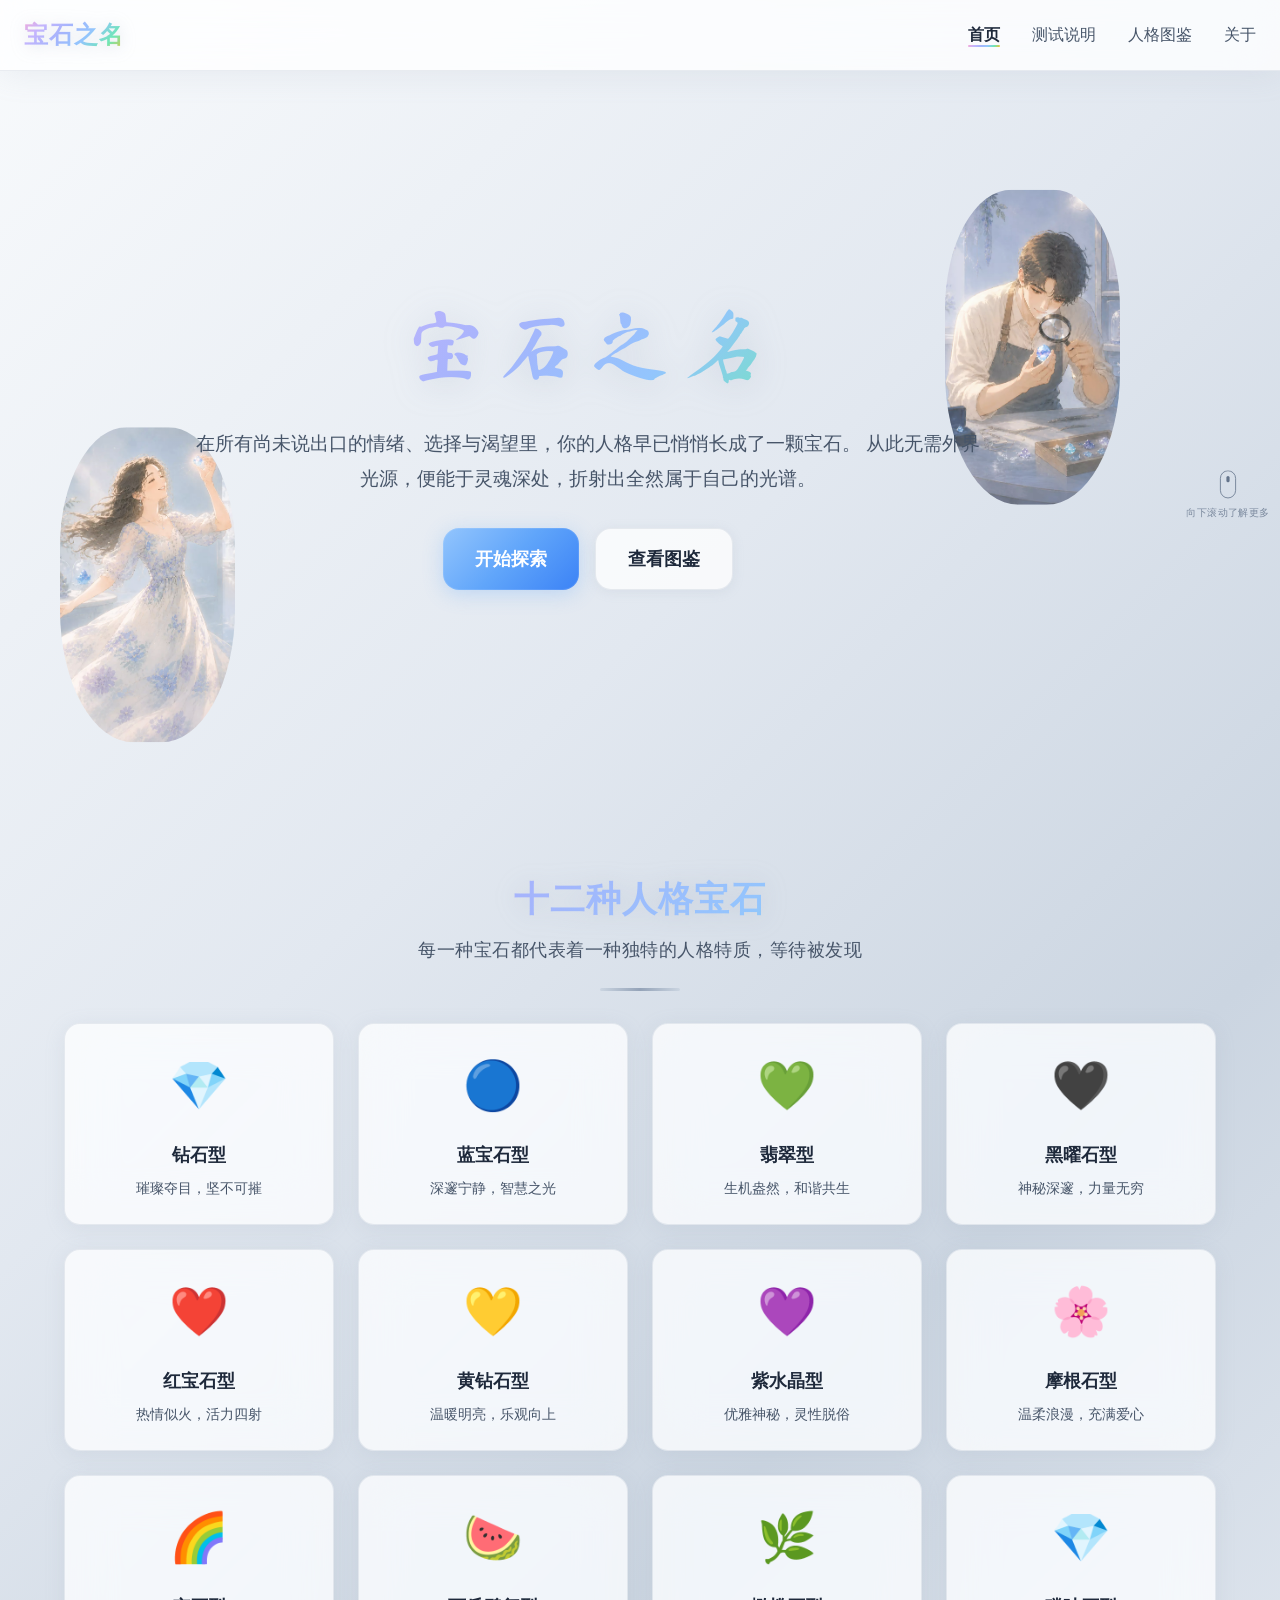
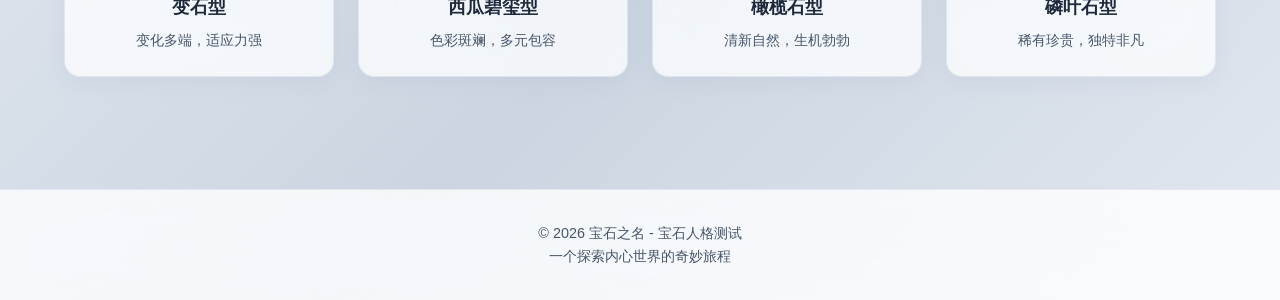
<file: index.html>
<!DOCTYPE html>
<html lang="zh-CN">
<head>
    <meta charset="UTF-8">
    <meta name="viewport" content="width=device-width, initial-scale=1.0">
    <title>宝石之名 - 宝石人格测试</title>
    <link rel="preconnect" href="https://fonts.googleapis.com">
    <link rel="preconnect" href="https://fonts.gstatic.com" crossorigin>
    <link href="https://fonts.googleapis.com/css2?family=Ma+Shan+Zheng&family=Noto+Sans+SC:wght@400;500;700&display=swap" rel="stylesheet">
    <link rel="stylesheet" href="css/style.css">
</head>
<body>
    <div class="page-wrapper">
        <!-- 导航栏 -->
        <header>
            <nav>
                <a href="index.html" class="nav-logo">宝石之名</a>
                <div class="nav-toggle">
                    <span></span>
                    <span></span>
                    <span></span>
                </div>
                <ul class="nav-links">
                    <li><a href="index.html">首页</a></li>
                    <li><a href="intro.html">测试说明</a></li>
                    <li><a href="gallery.html">人格图鉴</a></li>
                    <li><a href="about.html">关于</a></li>
                </ul>
            </nav>
        </header>

        <!-- 主要内容 -->
        <main>
            <!-- 英雄区域 -->
            <section class="hero">
                <!-- 左右插图 -->
                <div class="hero-illustration hero-illustration-left">
                    <div class="hero-illustration-inner">
                        <img src="assetsimagesgems/home-girl.webp" alt="女孩插图" class="hero-illustration-img">
                    </div>
                </div>
                <div class="hero-illustration hero-illustration-right">
                    <div class="hero-illustration-inner">
                        <img src="assetsimagesgems/home-boy.webp" alt="男孩插图" class="hero-illustration-img">
                    </div>
                </div>
                
                <div class="container">
                    <div class="hero-content">
                        <h1 class="hero-title">宝石之名</h1>
                        <p class="hero-subtitle">
                            在所有尚未说出口的情绪、选择与渴望里，你的人格早已悄悄长成了一颗宝石。
                            从此无需外界光源，便能于灵魂深处，折射出全然属于自己的光谱。
                        </p>
                        <div class="btn-group">
                            <a href="intro.html" class="btn btn-primary btn-large">开始探索</a>
                            <a href="gallery.html" class="btn btn-secondary btn-large">查看图鉴</a>
                        </div>
                    </div>
                </div>
                <div class="scroll-hint">
                    <div class="scroll-hint-icon"></div>
                    <p>向下滚动了解更多</p>
                </div>
            </section>

            <!-- 宝石展示区域 -->
            <section style="padding: 3rem 0;">
                <div class="container">
                    <h2 class="section-title">十二种人格宝石</h2>
                    <p class="section-subtitle">每一种宝石都代表着一种独特的人格特质，等待被发现</p>
                    <div class="divider"></div>
                    <div class="gem-showcase">
                        <div class="gem-showcase-item">
                            <span class="gem-showcase-icon">💎</span>
                            <h3 class="gem-showcase-name">钻石型</h3>
                            <p class="gem-showcase-desc">璀璨夺目，坚不可摧</p>
                        </div>
                        <div class="gem-showcase-item">
                            <span class="gem-showcase-icon">🔵</span>
                            <h3 class="gem-showcase-name">蓝宝石型</h3>
                            <p class="gem-showcase-desc">深邃宁静，智慧之光</p>
                        </div>
                        <div class="gem-showcase-item">
                            <span class="gem-showcase-icon">💚</span>
                            <h3 class="gem-showcase-name">翡翠型</h3>
                            <p class="gem-showcase-desc">生机盎然，和谐共生</p>
                        </div>
                        <div class="gem-showcase-item">
                            <span class="gem-showcase-icon">🖤</span>
                            <h3 class="gem-showcase-name">黑曜石型</h3>
                            <p class="gem-showcase-desc">神秘深邃，力量无穷</p>
                        </div>
                        <div class="gem-showcase-item">
                            <span class="gem-showcase-icon">❤️</span>
                            <h3 class="gem-showcase-name">红宝石型</h3>
                            <p class="gem-showcase-desc">热情似火，活力四射</p>
                        </div>
                        <div class="gem-showcase-item">
                            <span class="gem-showcase-icon">💛</span>
                            <h3 class="gem-showcase-name">黄钻石型</h3>
                            <p class="gem-showcase-desc">温暖明亮，乐观向上</p>
                        </div>
                        <div class="gem-showcase-item">
                            <span class="gem-showcase-icon">💜</span>
                            <h3 class="gem-showcase-name">紫水晶型</h3>
                            <p class="gem-showcase-desc">优雅神秘，灵性脱俗</p>
                        </div>
                        <div class="gem-showcase-item">
                            <span class="gem-showcase-icon">🌸</span>
                            <h3 class="gem-showcase-name">摩根石型</h3>
                            <p class="gem-showcase-desc">温柔浪漫，充满爱心</p>
                        </div>
                        <div class="gem-showcase-item">
                            <span class="gem-showcase-icon">🌈</span>
                            <h3 class="gem-showcase-name">变石型</h3>
                            <p class="gem-showcase-desc">变化多端，适应力强</p>
                        </div>
                        <div class="gem-showcase-item">
                            <span class="gem-showcase-icon">🍉</span>
                            <h3 class="gem-showcase-name">西瓜碧玺型</h3>
                            <p class="gem-showcase-desc">色彩斑斓，多元包容</p>
                        </div>
                        <div class="gem-showcase-item">
                            <span class="gem-showcase-icon">🌿</span>
                            <h3 class="gem-showcase-name">橄榄石型</h3>
                            <p class="gem-showcase-desc">清新自然，生机勃勃</p>
                        </div>
                        <div class="gem-showcase-item">
                            <span class="gem-showcase-icon">💎</span>
                            <h3 class="gem-showcase-name">磷叶石型</h3>
                            <p class="gem-showcase-desc">稀有珍贵，独特非凡</p>
                        </div>
                    </div>
                </div>
            </section>
        </main>

        <!-- 页脚 -->
        <footer>
            <div class="footer-content">
                <p class="footer-text">© 2026 宝石之名 - 宝石人格测试</p>
                <p class="footer-text">一个探索内心世界的奇妙旅程</p>
            </div>
        </footer>
    </div>

    <!-- 脚本 -->
    <script src="js/main.js"></script>
</body>
</html>
</file>
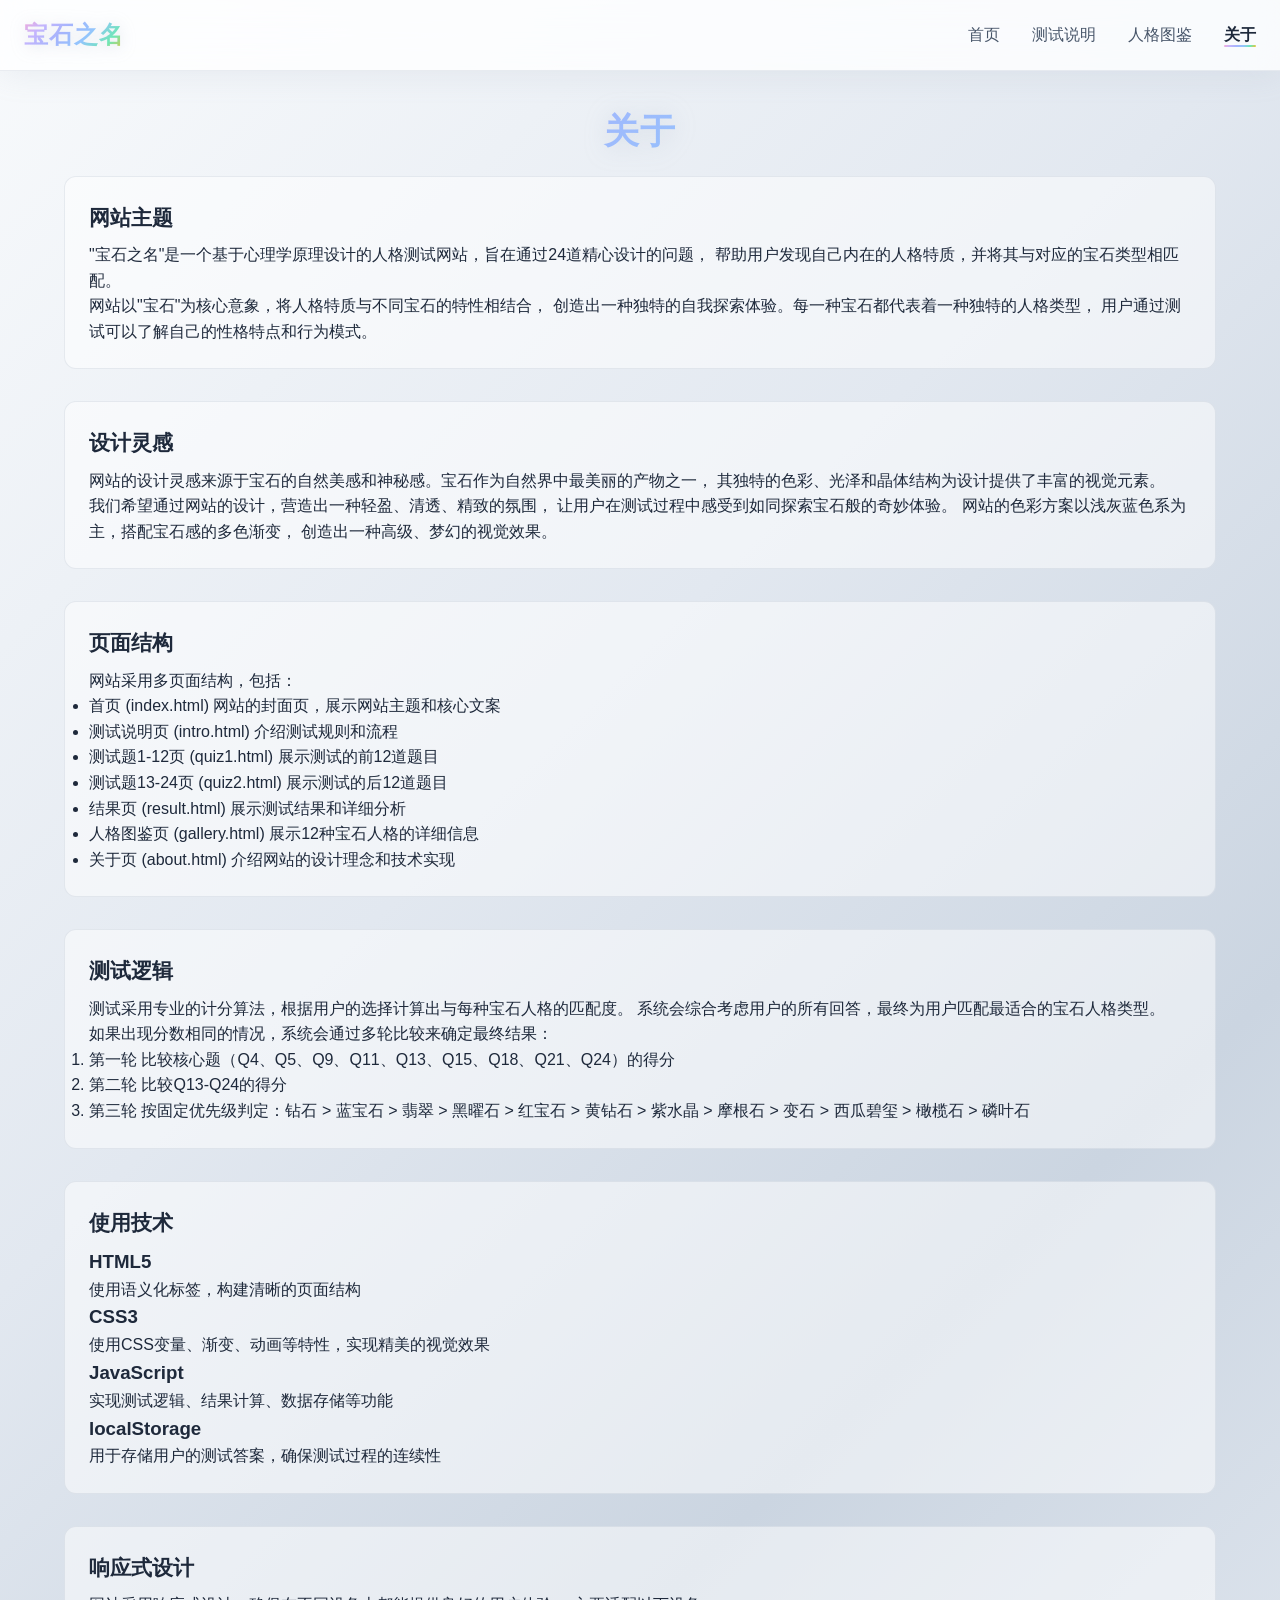
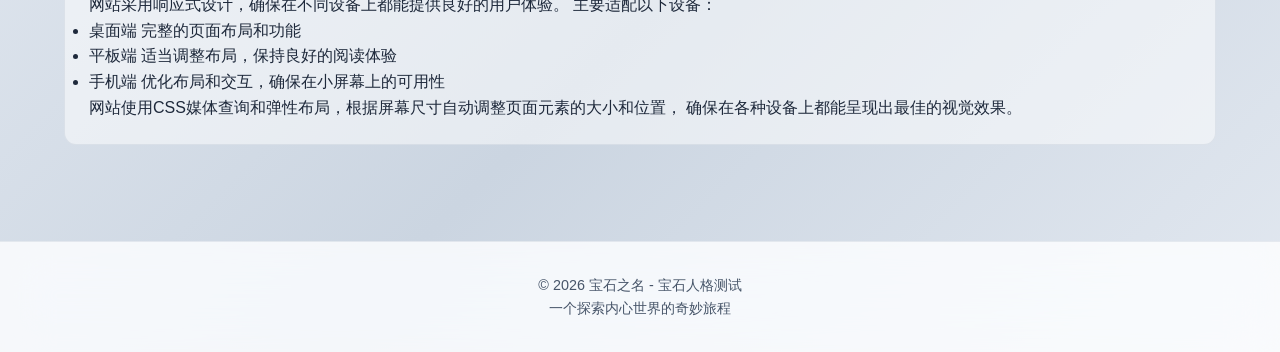
<file: about.html>
<!DOCTYPE html>
<html lang="zh-CN">
<head>
    <meta charset="UTF-8">
    <meta name="viewport" content="width=device-width, initial-scale=1.0">
    <title>关于 - 宝石之名</title>
    <link rel="stylesheet" href="css/style.css">
</head>
<body>
    <div class="page-wrapper">
        <!-- 导航栏 -->
        <header>
            <nav>
                <a href="index.html" class="nav-logo">宝石之名</a>
                <div class="nav-toggle">
                    <span></span>
                    <span></span>
                    <span></span>
                </div>
                <ul class="nav-links">
                    <li><a href="index.html">首页</a></li>
                    <li><a href="intro.html">测试说明</a></li>
                    <li><a href="gallery.html">人格图鉴</a></li>
                    <li><a href="about.html">关于</a></li>
                </ul>
            </nav>
        </header>

        <!-- 主要内容 -->
        <main>
            <!-- 页面标题 -->
            <section class="page-header">
                <div class="container">
                    <h1 class="section-title">关于</h1>
                </div>
            </section>

            <!-- 关于内容 -->
            <section class="about-section">
                <div class="container">
                    <div class="glass-card">
                        <h2 class="about-section-title">网站主题</h2>
                        <p class="section-text">
                            "宝石之名"是一个基于心理学原理设计的人格测试网站，旨在通过24道精心设计的问题，
                            帮助用户发现自己内在的人格特质，并将其与对应的宝石类型相匹配。
                        </p>
                        <p class="section-text">
                            网站以"宝石"为核心意象，将人格特质与不同宝石的特性相结合，
                            创造出一种独特的自我探索体验。每一种宝石都代表着一种独特的人格类型，
                            用户通过测试可以了解自己的性格特点和行为模式。
                        </p>
                    </div>

                    <div class="glass-card">
                        <h2 class="about-section-title">设计灵感</h2>
                        <p class="section-text">
                            网站的设计灵感来源于宝石的自然美感和神秘感。宝石作为自然界中最美丽的产物之一，
                            其独特的色彩、光泽和晶体结构为设计提供了丰富的视觉元素。
                        </p>
                        <p class="section-text">
                            我们希望通过网站的设计，营造出一种轻盈、清透、精致的氛围，
                            让用户在测试过程中感受到如同探索宝石般的奇妙体验。
                            网站的色彩方案以浅灰蓝色系为主，搭配宝石感的多色渐变，
                            创造出一种高级、梦幻的视觉效果。
                        </p>
                    </div>

                    <div class="glass-card">
                        <h2 class="about-section-title">页面结构</h2>
                        <p class="section-text">
                            网站采用多页面结构，包括：
                        </p>
                        <ul class="structure-list">
                            <li class="structure-item">
                                <span class="structure-name">首页 (index.html)</span>
                                <span class="structure-desc">网站的封面页，展示网站主题和核心文案</span>
                            </li>
                            <li class="structure-item">
                                <span class="structure-name">测试说明页 (intro.html)</span>
                                <span class="structure-desc">介绍测试规则和流程</span>
                            </li>
                            <li class="structure-item">
                                <span class="structure-name">测试题1-12页 (quiz1.html)</span>
                                <span class="structure-desc">展示测试的前12道题目</span>
                            </li>
                            <li class="structure-item">
                                <span class="structure-name">测试题13-24页 (quiz2.html)</span>
                                <span class="structure-desc">展示测试的后12道题目</span>
                            </li>
                            <li class="structure-item">
                                <span class="structure-name">结果页 (result.html)</span>
                                <span class="structure-desc">展示测试结果和详细分析</span>
                            </li>
                            <li class="structure-item">
                                <span class="structure-name">人格图鉴页 (gallery.html)</span>
                                <span class="structure-desc">展示12种宝石人格的详细信息</span>
                            </li>
                            <li class="structure-item">
                                <span class="structure-name">关于页 (about.html)</span>
                                <span class="structure-desc">介绍网站的设计理念和技术实现</span>
                            </li>
                        </ul>
                    </div>

                    <div class="glass-card">
                        <h2 class="about-section-title">测试逻辑</h2>
                        <p class="section-text">
                            测试采用专业的计分算法，根据用户的选择计算出与每种宝石人格的匹配度。
                            系统会综合考虑用户的所有回答，最终为用户匹配最适合的宝石人格类型。
                        </p>
                        <p class="section-text">
                            如果出现分数相同的情况，系统会通过多轮比较来确定最终结果：
                        </p>
                        <ol class="logic-list">
                            <li class="logic-item">
                                <span class="logic-step">第一轮</span>
                                <span class="logic-desc">比较核心题（Q4、Q5、Q9、Q11、Q13、Q15、Q18、Q21、Q24）的得分</span>
                            </li>
                            <li class="logic-item">
                                <span class="logic-step">第二轮</span>
                                <span class="logic-desc">比较Q13-Q24的得分</span>
                            </li>
                            <li class="logic-item">
                                <span class="logic-step">第三轮</span>
                                <span class="logic-desc">按固定优先级判定：钻石 > 蓝宝石 > 翡翠 > 黑曜石 > 红宝石 > 黄钻石 > 紫水晶 > 摩根石 > 变石 > 西瓜碧玺 > 橄榄石 > 磷叶石</span>
                            </li>
                        </ol>
                    </div>

                    <div class="glass-card">
                        <h2 class="about-section-title">使用技术</h2>
                        <div class="tech-grid">
                            <div class="tech-item">
                                <h3 class="tech-name">HTML5</h3>
                                <p class="tech-desc">使用语义化标签，构建清晰的页面结构</p>
                            </div>
                            <div class="tech-item">
                                <h3 class="tech-name">CSS3</h3>
                                <p class="tech-desc">使用CSS变量、渐变、动画等特性，实现精美的视觉效果</p>
                            </div>
                            <div class="tech-item">
                                <h3 class="tech-name">JavaScript</h3>
                                <p class="tech-desc">实现测试逻辑、结果计算、数据存储等功能</p>
                            </div>
                            <div class="tech-item">
                                <h3 class="tech-name">localStorage</h3>
                                <p class="tech-desc">用于存储用户的测试答案，确保测试过程的连续性</p>
                            </div>
                        </div>
                    </div>

                    <div class="glass-card">
                        <h2 class="about-section-title">响应式设计</h2>
                        <p class="section-text">
                            网站采用响应式设计，确保在不同设备上都能提供良好的用户体验。
                            主要适配以下设备：
                        </p>
                        <ul class="responsive-list">
                            <li class="responsive-item">
                                <span class="responsive-device">桌面端</span>
                                <span class="responsive-desc">完整的页面布局和功能</span>
                            </li>
                            <li class="responsive-item">
                                <span class="responsive-device">平板端</span>
                                <span class="responsive-desc">适当调整布局，保持良好的阅读体验</span>
                            </li>
                            <li class="responsive-item">
                                <span class="responsive-device">手机端</span>
                                <span class="responsive-desc">优化布局和交互，确保在小屏幕上的可用性</span>
                            </li>
                        </ul>
                        <p class="section-text">
                            网站使用CSS媒体查询和弹性布局，根据屏幕尺寸自动调整页面元素的大小和位置，
                            确保在各种设备上都能呈现出最佳的视觉效果。
                        </p>
                    </div>
                </div>
            </section>
        </main>

        <!-- 页脚 -->
        <footer>
            <div class="footer-content">
                <p class="footer-text">© 2026 宝石之名 - 宝石人格测试</p>
                <p class="footer-text">一个探索内心世界的奇妙旅程</p>
            </div>
        </footer>
    </div>

    <!-- 脚本 -->
    <script src="js/main.js"></script>
</body>
</html>
</file>
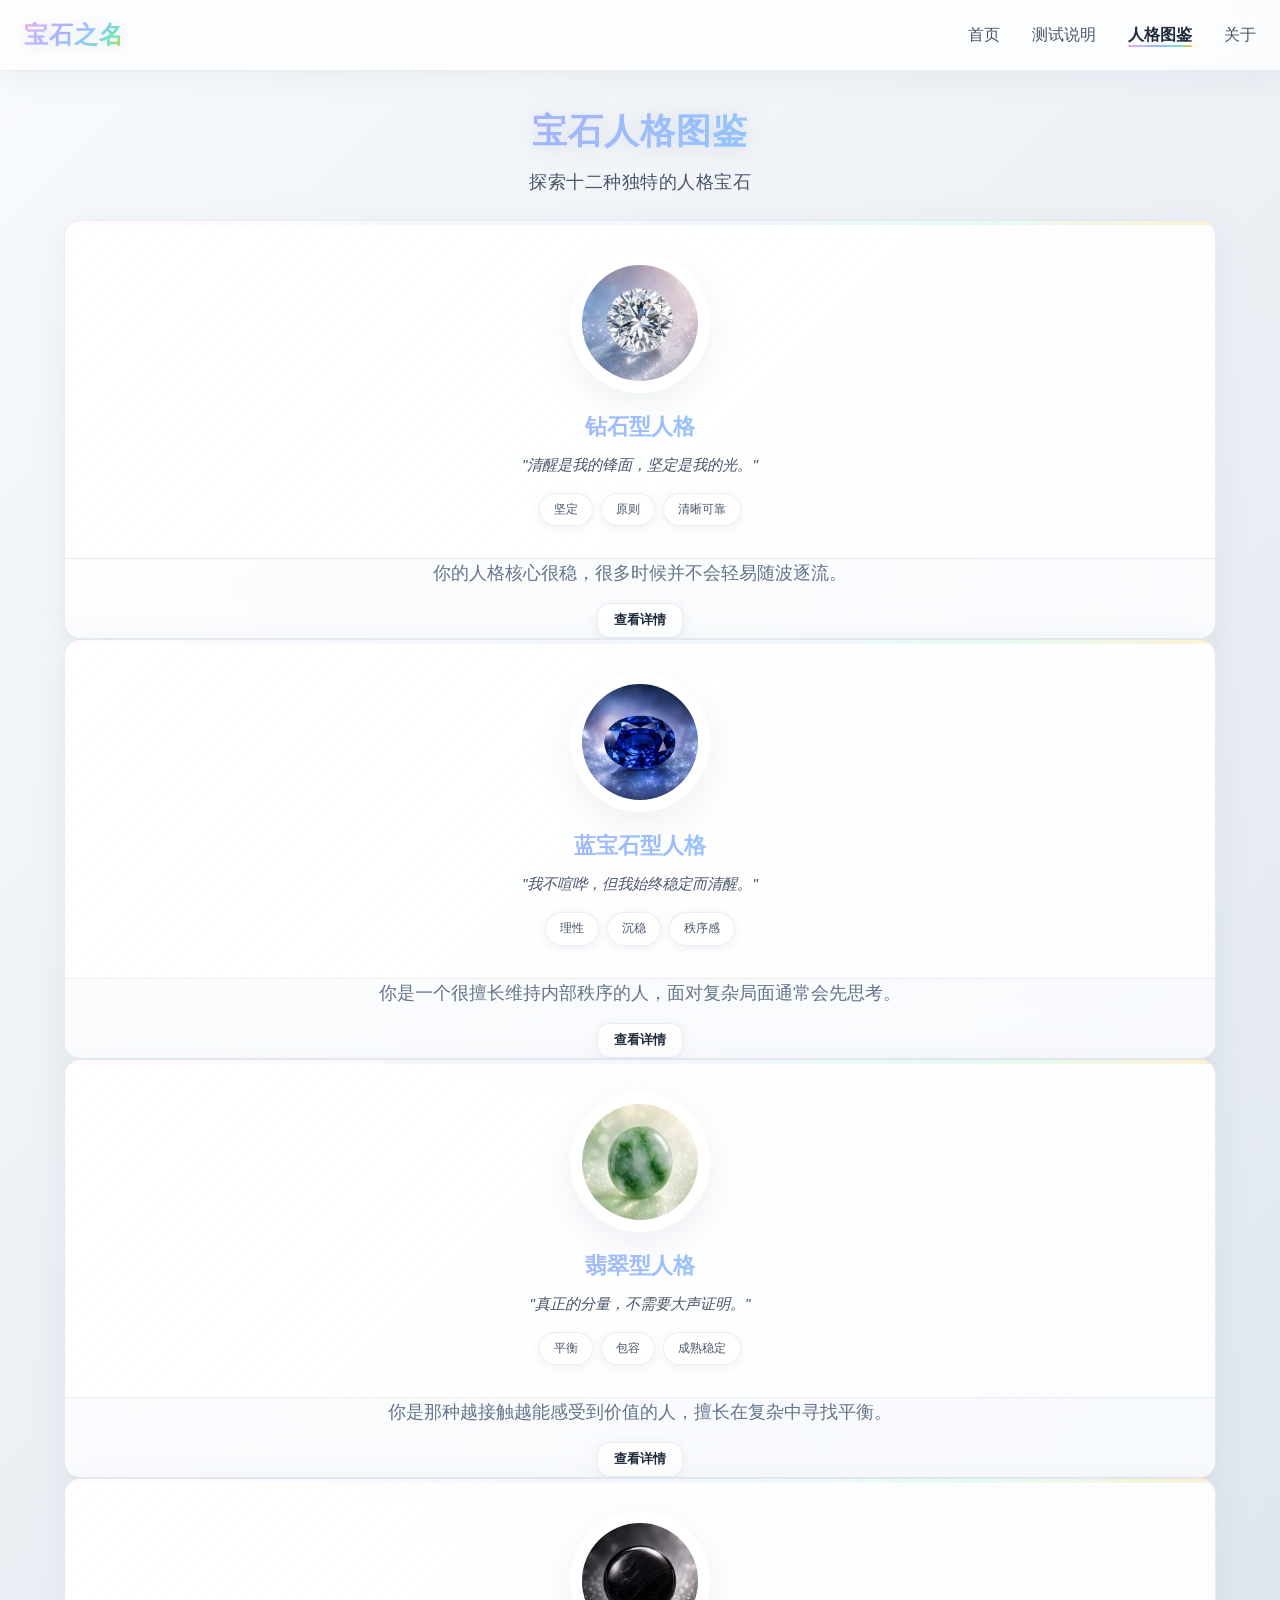
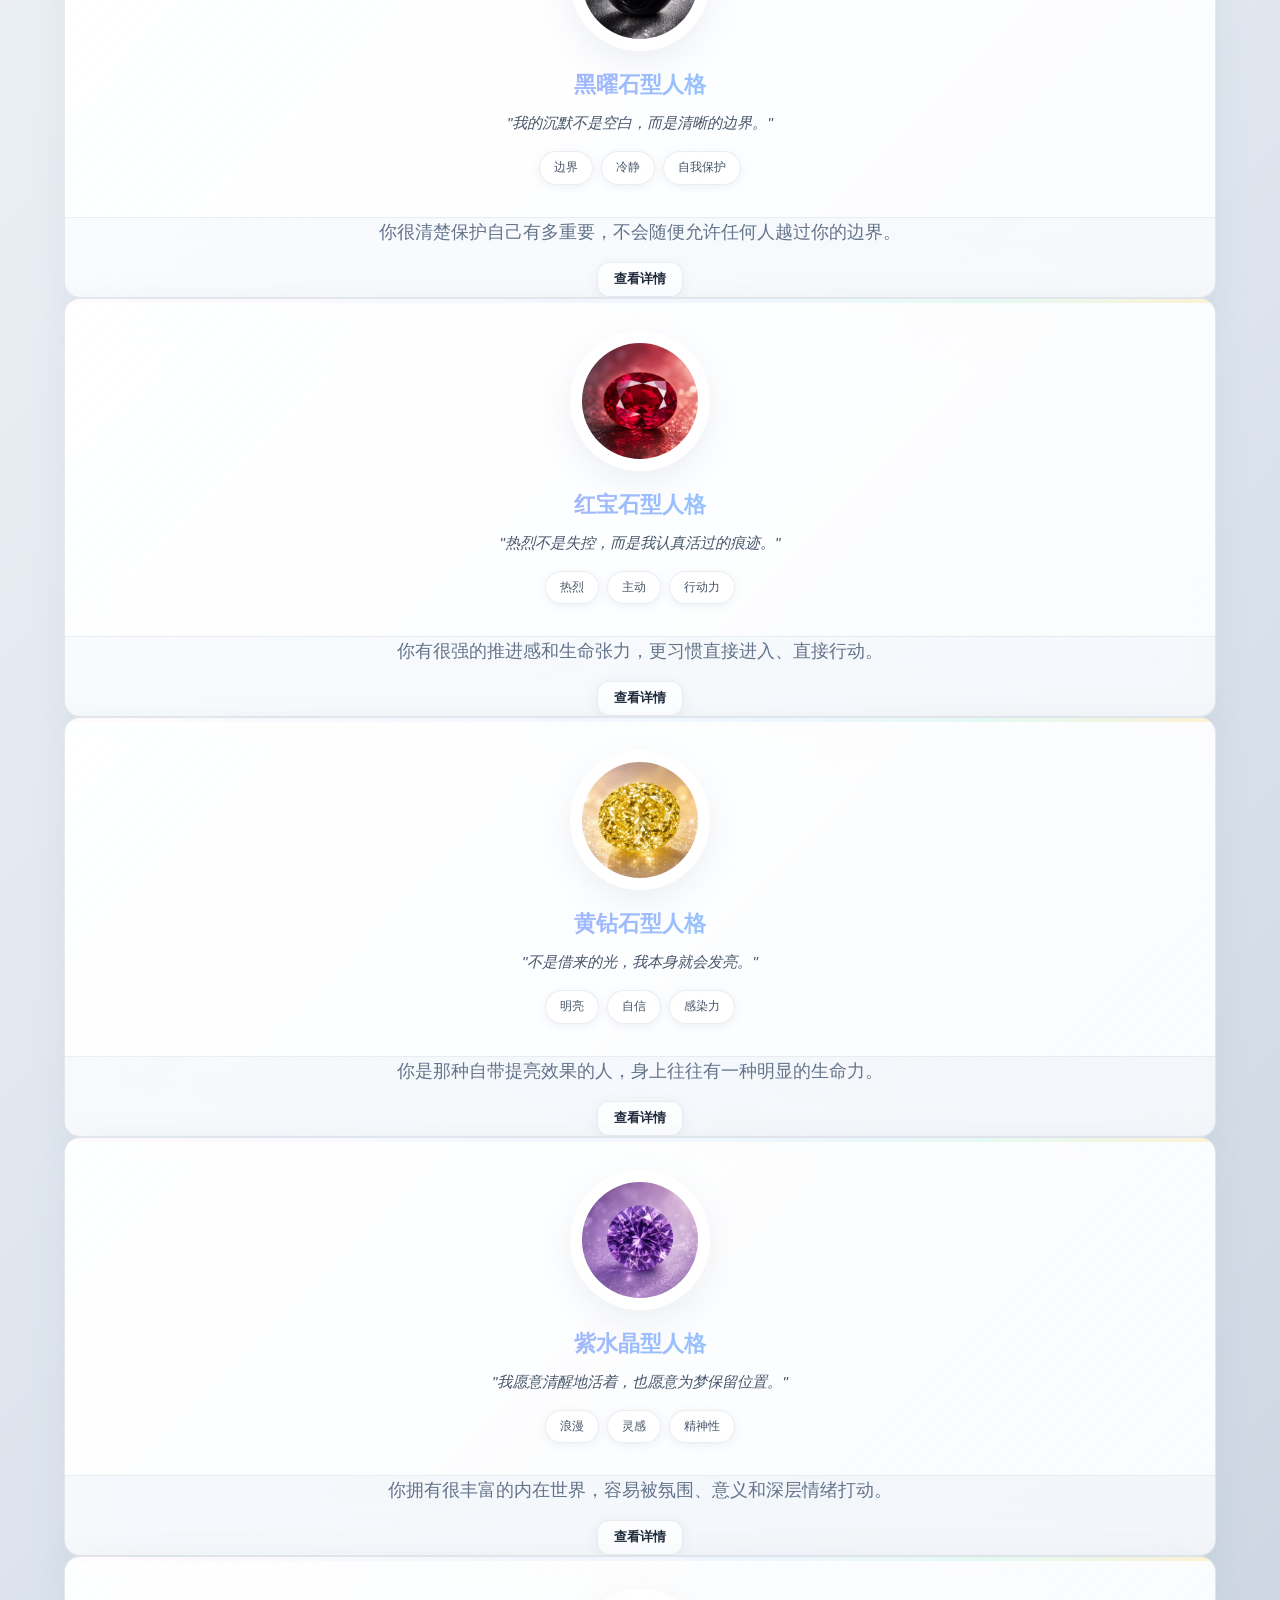
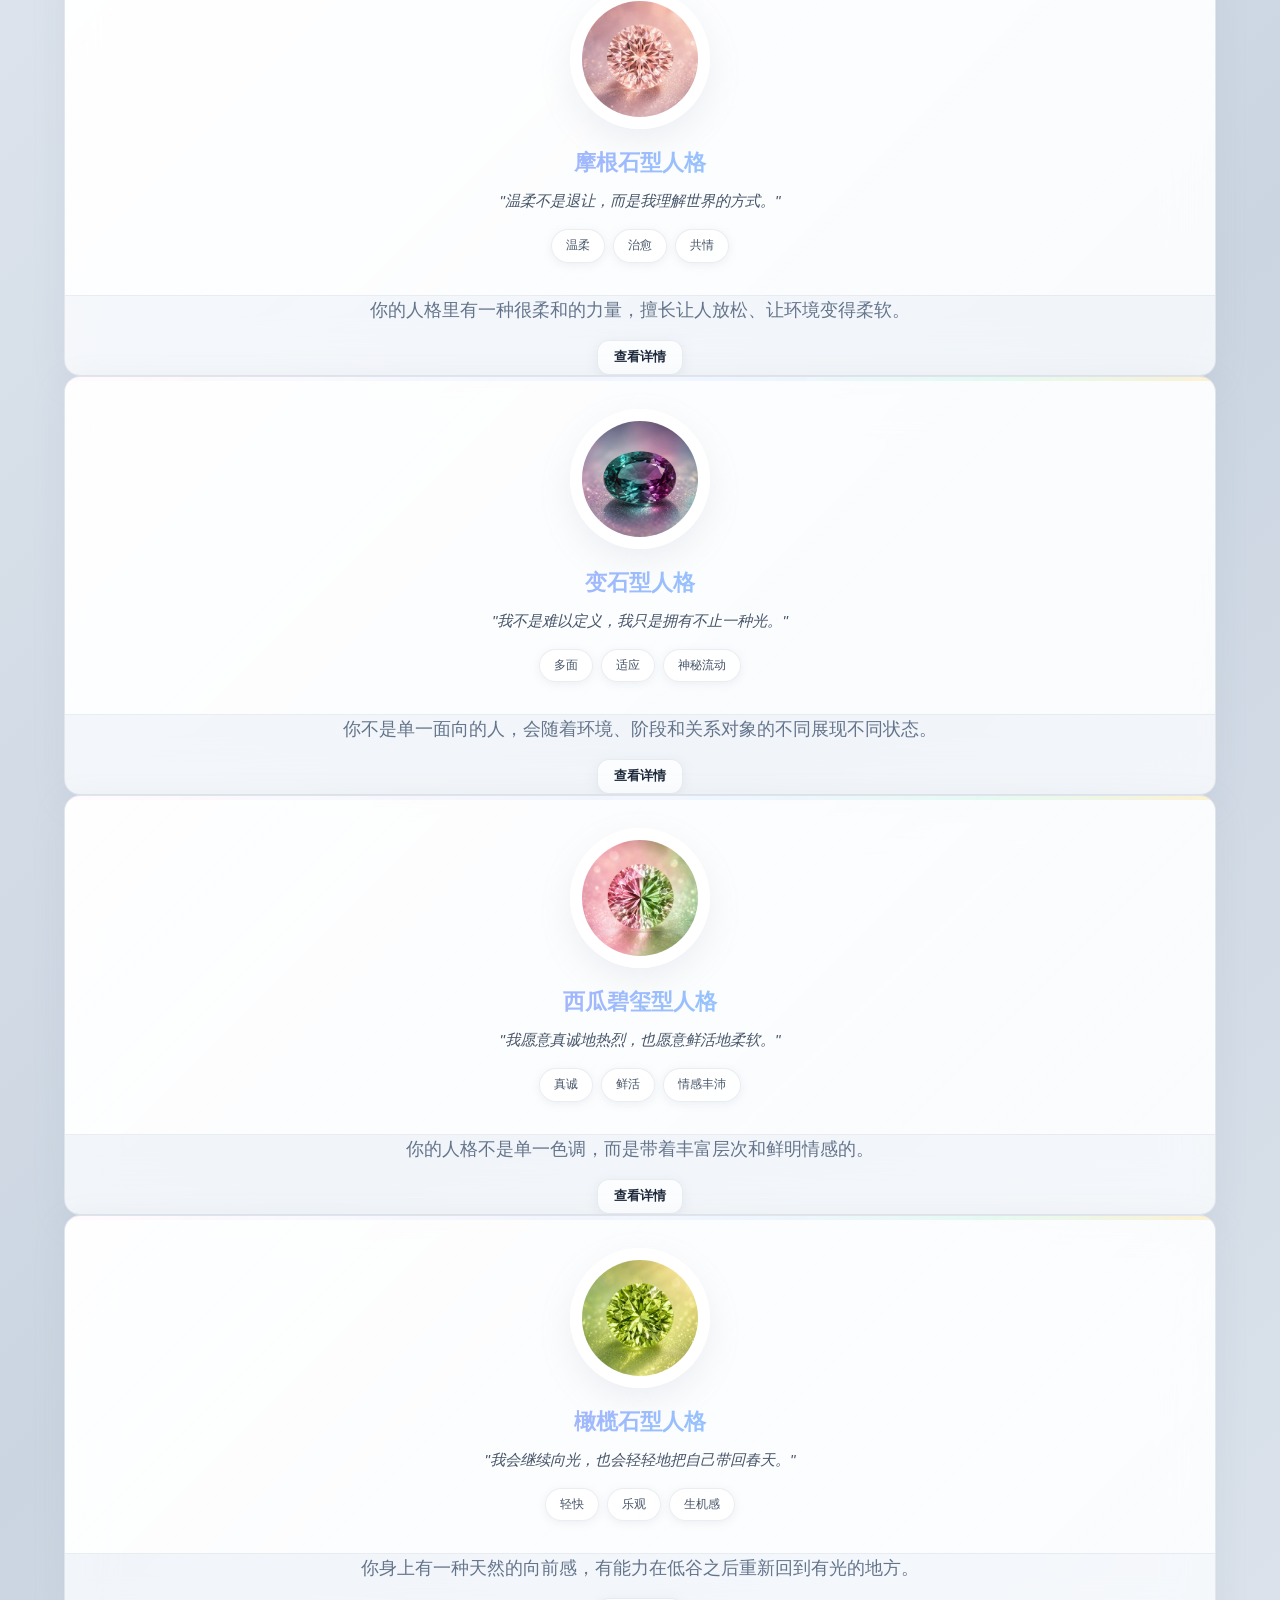
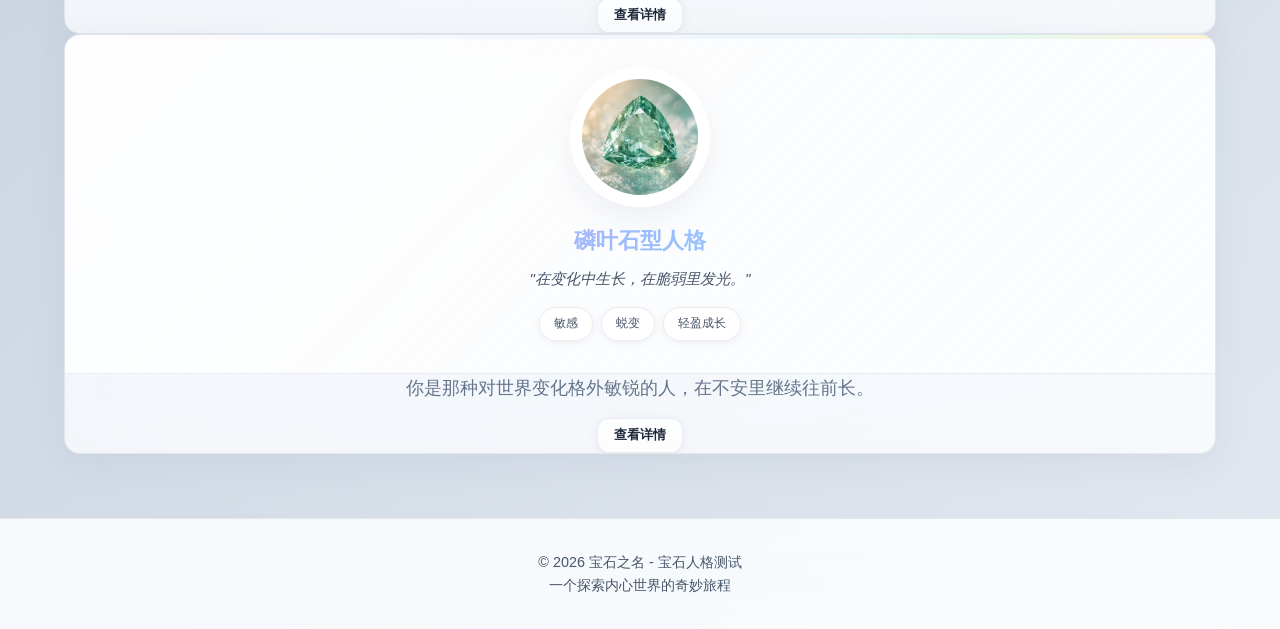
<file: gallery.html>
<!DOCTYPE html>
<html lang="zh-CN">
<head>
    <meta charset="UTF-8">
    <meta name="viewport" content="width=device-width, initial-scale=1.0">
    <title>宝石人格图鉴 - 宝石之名</title>
    <link rel="stylesheet" href="css/style.css">
</head>
<body>
    <div class="page-wrapper">
        <!-- 导航栏 -->
        <header>
            <nav>
                <a href="index.html" class="nav-logo">宝石之名</a>
                <div class="nav-toggle">
                    <span></span>
                    <span></span>
                    <span></span>
                </div>
                <ul class="nav-links">
                    <li><a href="index.html">首页</a></li>
                    <li><a href="intro.html">测试说明</a></li>
                    <li><a href="gallery.html">人格图鉴</a></li>
                    <li><a href="about.html">关于</a></li>
                </ul>
            </nav>
        </header>

        <!-- 主要内容 -->
        <main>
            <!-- 页面标题 -->
            <section class="page-header">
                <div class="container">
                    <h1 class="section-title">宝石人格图鉴</h1>
                    <p class="section-subtitle">探索十二种独特的人格宝石</p>
                </div>
            </section>

            <!-- 宝石图鉴 -->
            <section class="gallery-section">
                <div class="container">
                    <div id="gem-gallery" class="gem-gallery">
                        <!-- 宝石卡片会通过JavaScript动态生成 -->
                        <div class="loading-message">
                            <div class="loading-spinner"></div>
                            <p>正在加载宝石图鉴...</p>
                        </div>
                    </div>
                </div>
            </section>
        </main>

        <!-- 页脚 -->
        <footer>
            <div class="footer-content">
                <p class="footer-text">© 2026 宝石之名 - 宝石人格测试</p>
                <p class="footer-text">一个探索内心世界的奇妙旅程</p>
            </div>
        </footer>
    </div>

    <!-- 脚本 -->
    <script src="js/data.js"></script>
    <script src="js/main.js"></script>
    <script>
        // 页面加载完成后初始化图鉴
        document.addEventListener('DOMContentLoaded', function() {
            initGallery();
        });

        // 初始化宝石图鉴
        function initGallery() {
            const galleryContainer = document.getElementById('gem-gallery');
            if (!galleryContainer) return;

            // 清空加载状态
            galleryContainer.innerHTML = '';

            // 显示所有12种人格卡片
            const allGems = Object.keys(personalities);
            
            allGems.forEach(gemId => {
                const gem = personalities[gemId];
                if (gem) {
                    const gemCard = createGemCard(gemId, gem);
                    galleryContainer.appendChild(gemCard);
                }
            });
        }

        // 创建宝石卡片
        function createGemCard(id, gem) {
            const card = document.createElement('div');
            card.className = 'gem-card';
            card.dataset.gem = id;

            card.innerHTML = `
                <div class="gem-card-header">
                    <img src="${gem.image}" alt="${gem.name}" class="gem-card-image">
                    <h3 class="gem-card-name">${gem.name}</h3>
                    <p class="gem-card-tagline">"${gem.slogan}"</p>
                    <div class="gem-card-keywords">
                        ${gem.keywords.map(keyword => `<span class="keyword-tag">${keyword}</span>`).join('')}
                    </div>
                </div>
                <div class="gem-card-content">
                    <p class="gem-card-intro">${gem.shortIntro}</p>
                    <button class="btn btn-secondary btn-sm" onclick="toggleGemDetails(this)">
                        查看详情
                    </button>
                </div>
                <div class="gem-card-desc">
                    <div class="gem-card-desc-inner">
                        <div class="gem-card-desc-content">
                            <h4>人格特质</h4>
                            <p>${gem.description}</p>
                            <h4>人际关系</h4>
                            <p>${gem.relationship}</p>
                            <h4>理想生活</h4>
                            <p>${gem.lifestyle}</p>
                        </div>
                    </div>
                </div>
            `;

            return card;
        }

        // 切换宝石详情
        function toggleGemDetails(element) {
            const card = element.closest('.gem-card');
            const button = card.querySelector('.btn-secondary');
            
            if (card.classList.contains('expanded')) {
                card.classList.remove('expanded');
                if (button) button.textContent = '查看详情';
            } else {
                card.classList.add('expanded');
                if (button) button.textContent = '收起详情';
            }
        }
    </script>
</body>
</html>
</file>
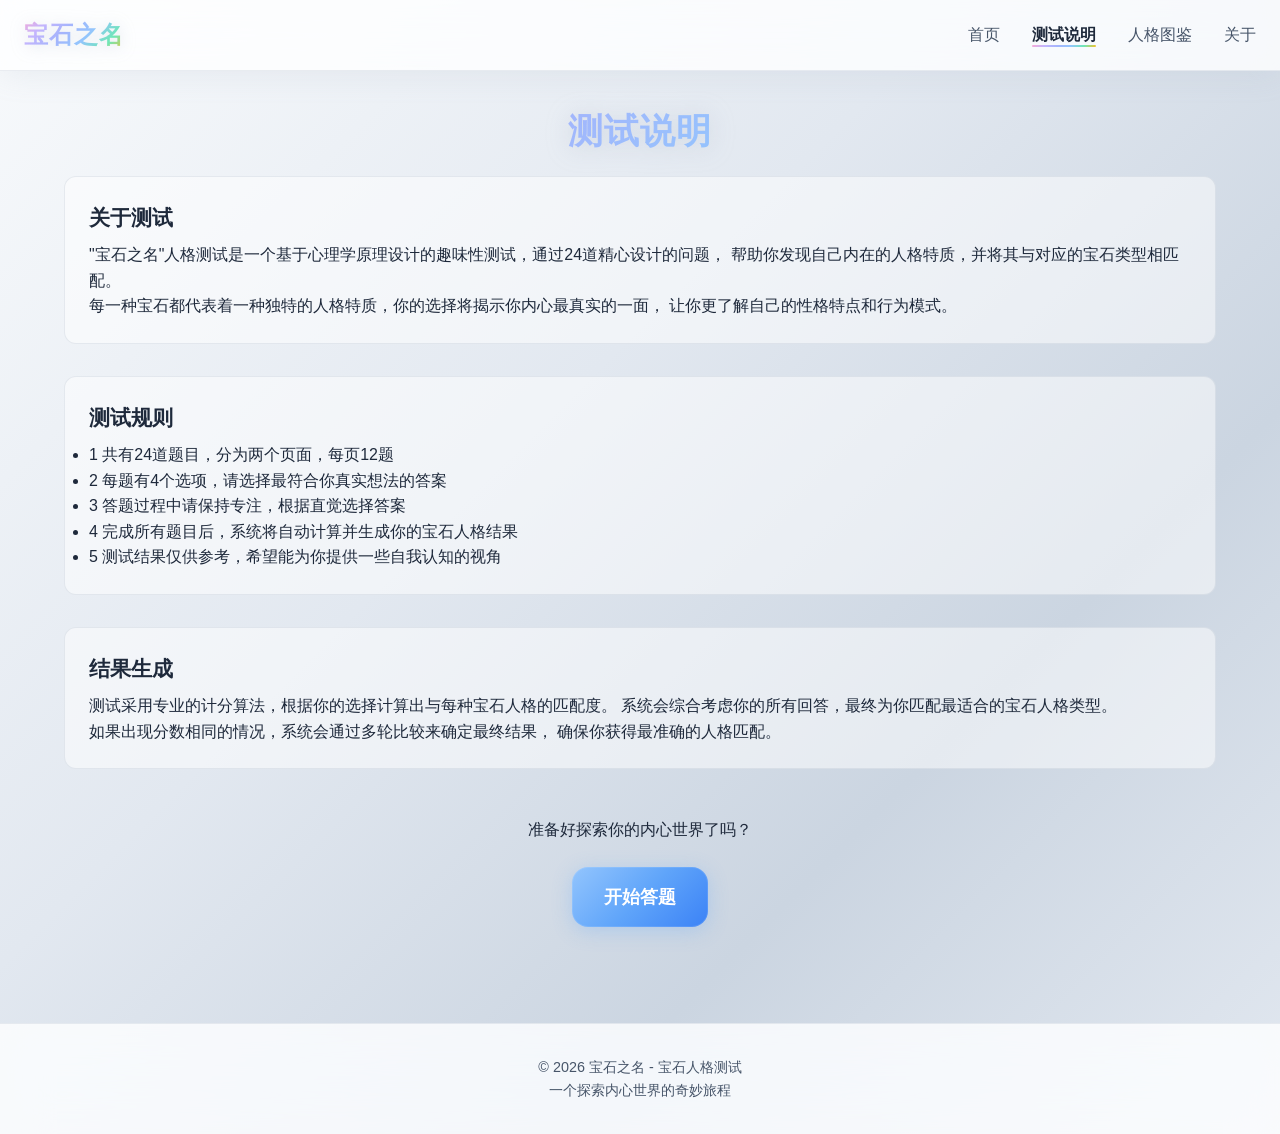
<file: intro.html>
<!DOCTYPE html>
<html lang="zh-CN">
<head>
    <meta charset="UTF-8">
    <meta name="viewport" content="width=device-width, initial-scale=1.0">
    <title>测试说明 - 宝石之名</title>
    <link rel="stylesheet" href="css/style.css">
</head>
<body>
    <div class="page-wrapper">
        <!-- 导航栏 -->
        <header>
            <nav>
                <a href="index.html" class="nav-logo">宝石之名</a>
                <div class="nav-toggle">
                    <span></span>
                    <span></span>
                    <span></span>
                </div>
                <ul class="nav-links">
                    <li><a href="index.html">首页</a></li>
                    <li><a href="intro.html">测试说明</a></li>
                    <li><a href="gallery.html">人格图鉴</a></li>
                    <li><a href="about.html">关于</a></li>
                </ul>
            </nav>
        </header>

        <!-- 主要内容 -->
        <main>
            <!-- 页面标题 -->
            <section class="page-header">
                <div class="container">
                    <h1 class="section-title">测试说明</h1>
                </div>
            </section>

            <!-- 测试说明内容 -->
            <section class="intro-section">
                <div class="container">
                    <div class="glass-card">
                        <h2 class="intro-section-title">关于测试</h2>
                        <p class="section-text">
                            "宝石之名"人格测试是一个基于心理学原理设计的趣味性测试，通过24道精心设计的问题，
                            帮助你发现自己内在的人格特质，并将其与对应的宝石类型相匹配。
                        </p>
                        <p class="section-text">
                            每一种宝石都代表着一种独特的人格特质，你的选择将揭示你内心最真实的一面，
                            让你更了解自己的性格特点和行为模式。
                        </p>
                    </div>

                    <div class="glass-card">
                        <h2 class="intro-section-title">测试规则</h2>
                        <ul class="rule-list">
                            <li class="rule-item">
                                <span class="rule-number">1</span>
                                <span class="rule-text">共有24道题目，分为两个页面，每页12题</span>
                            </li>
                            <li class="rule-item">
                                <span class="rule-number">2</span>
                                <span class="rule-text">每题有4个选项，请选择最符合你真实想法的答案</span>
                            </li>
                            <li class="rule-item">
                                <span class="rule-number">3</span>
                                <span class="rule-text">答题过程中请保持专注，根据直觉选择答案</span>
                            </li>
                            <li class="rule-item">
                                <span class="rule-number">4</span>
                                <span class="rule-text">完成所有题目后，系统将自动计算并生成你的宝石人格结果</span>
                            </li>
                            <li class="rule-item">
                                <span class="rule-number">5</span>
                                <span class="rule-text">测试结果仅供参考，希望能为你提供一些自我认知的视角</span>
                            </li>
                        </ul>
                    </div>

                    <div class="glass-card">
                        <h2 class="intro-section-title">结果生成</h2>
                        <p class="section-text">
                            测试采用专业的计分算法，根据你的选择计算出与每种宝石人格的匹配度。
                            系统会综合考虑你的所有回答，最终为你匹配最适合的宝石人格类型。
                        </p>
                        <p class="section-text">
                            如果出现分数相同的情况，系统会通过多轮比较来确定最终结果，
                            确保你获得最准确的人格匹配。
                        </p>
                    </div>

                    <div class="cta-section" style="text-align: center; margin-top: 3rem;">
                        <p class="cta-text" style="margin-bottom: 1.5rem;">准备好探索你的内心世界了吗？</p>
                        <a href="quiz1.html" class="btn btn-primary btn-large">开始答题</a>
                    </div>
                </div>
            </section>
        </main>

        <!-- 页脚 -->
        <footer>
            <div class="footer-content">
                <p class="footer-text">© 2026 宝石之名 - 宝石人格测试</p>
                <p class="footer-text">一个探索内心世界的奇妙旅程</p>
            </div>
        </footer>
    </div>

    <!-- 脚本 -->
    <script src="js/main.js"></script>
</body>
</html>
</file>
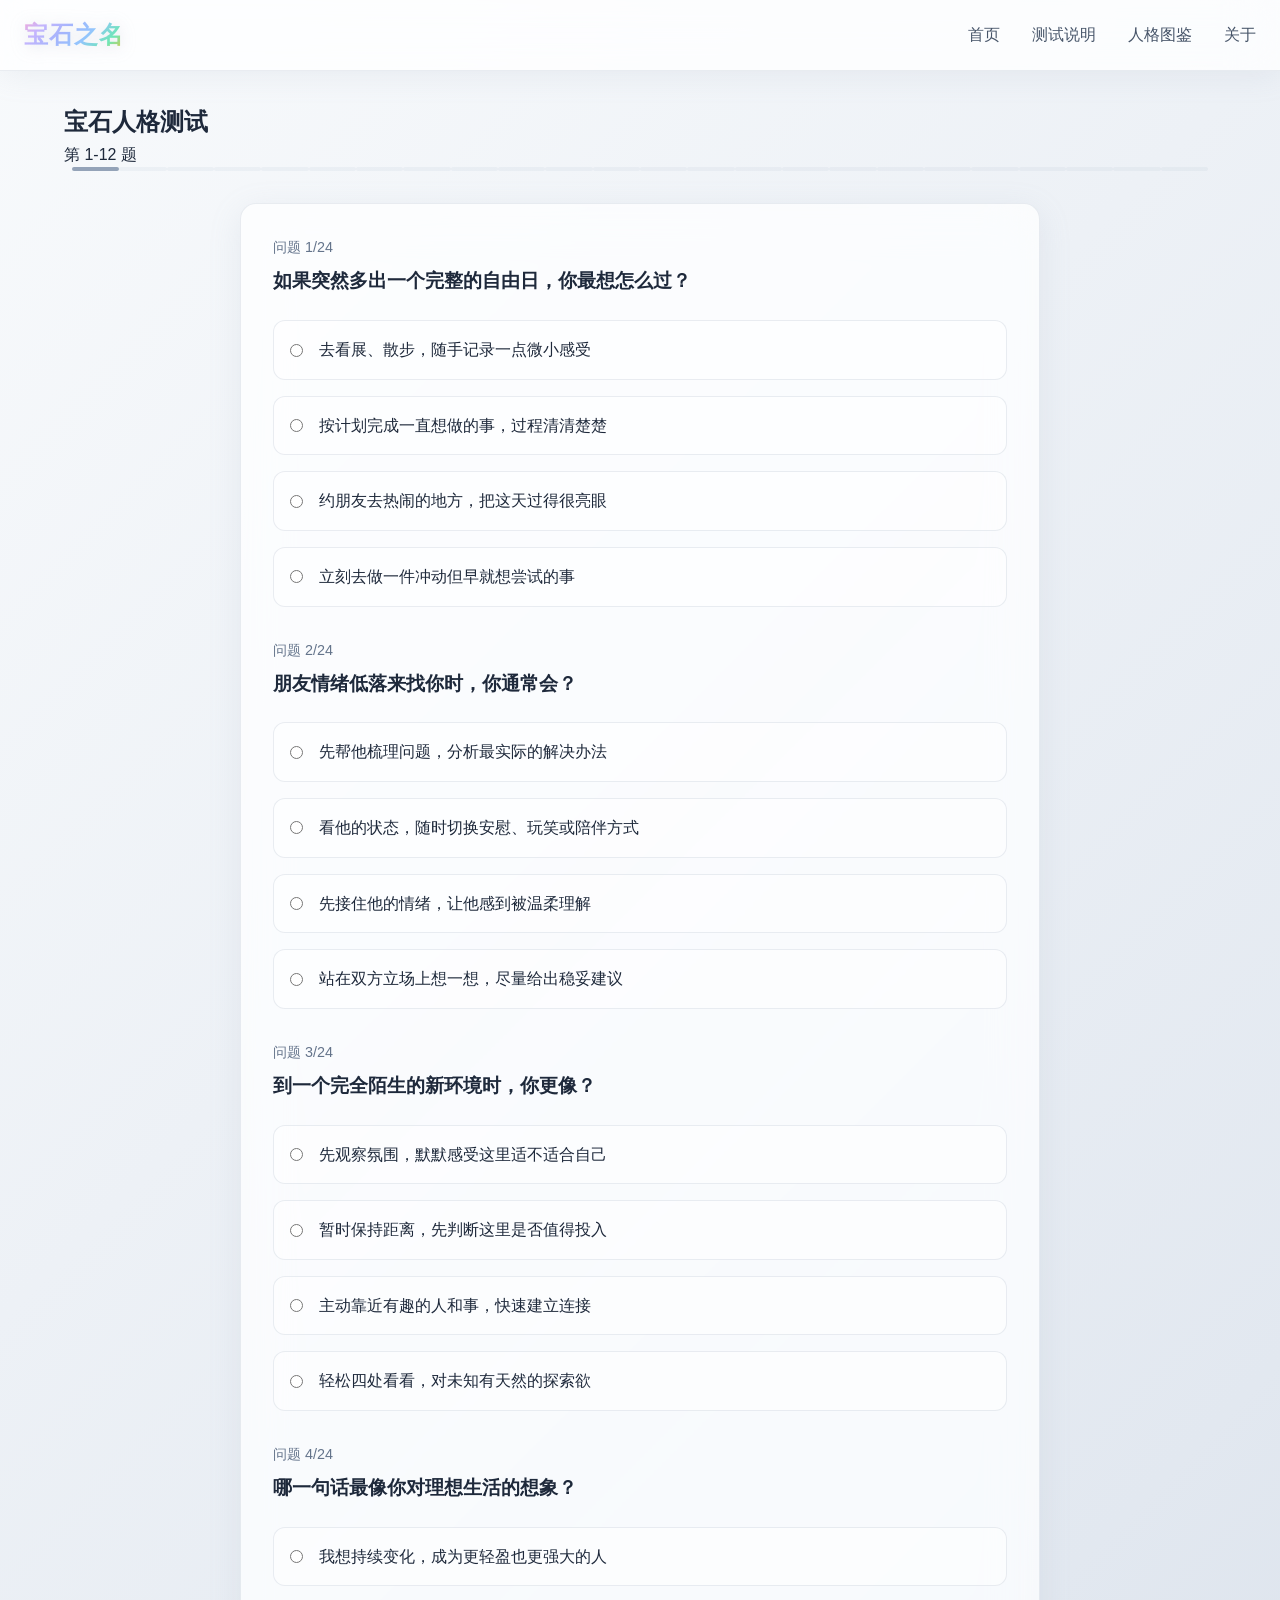
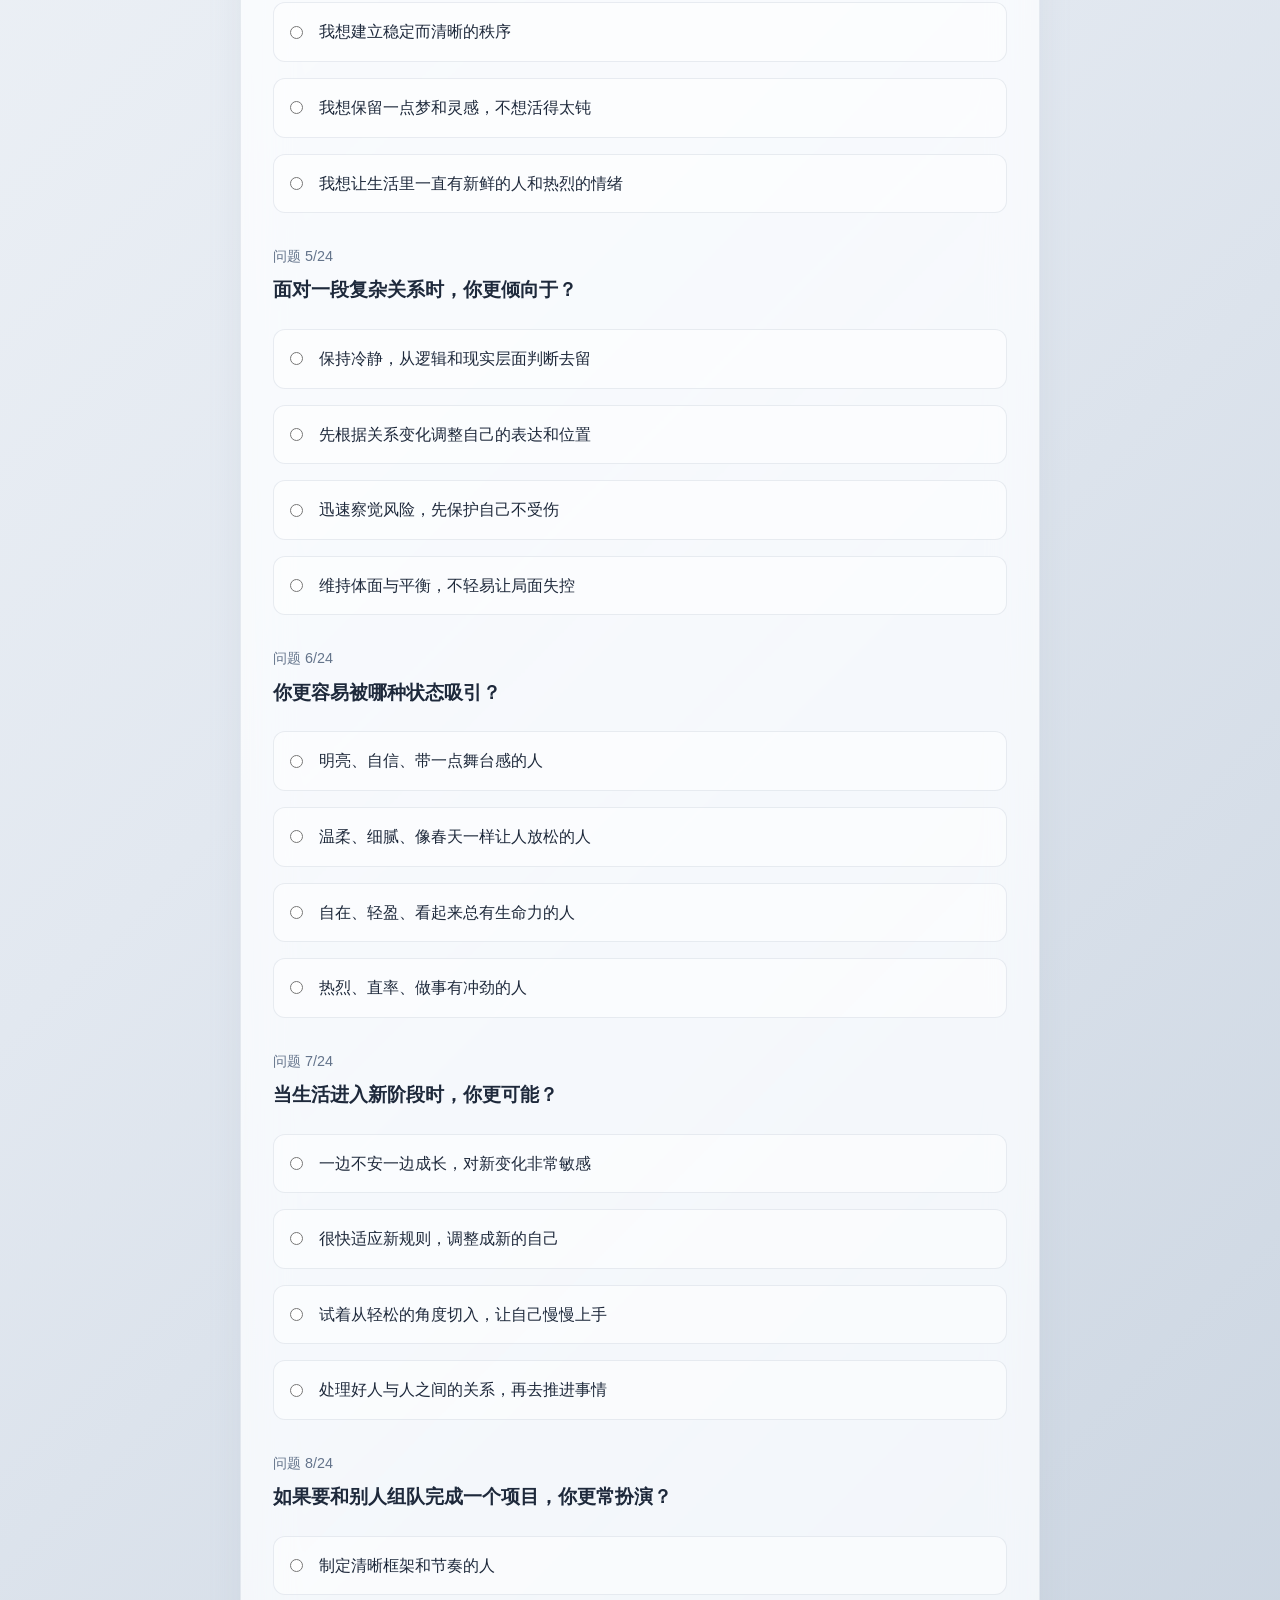
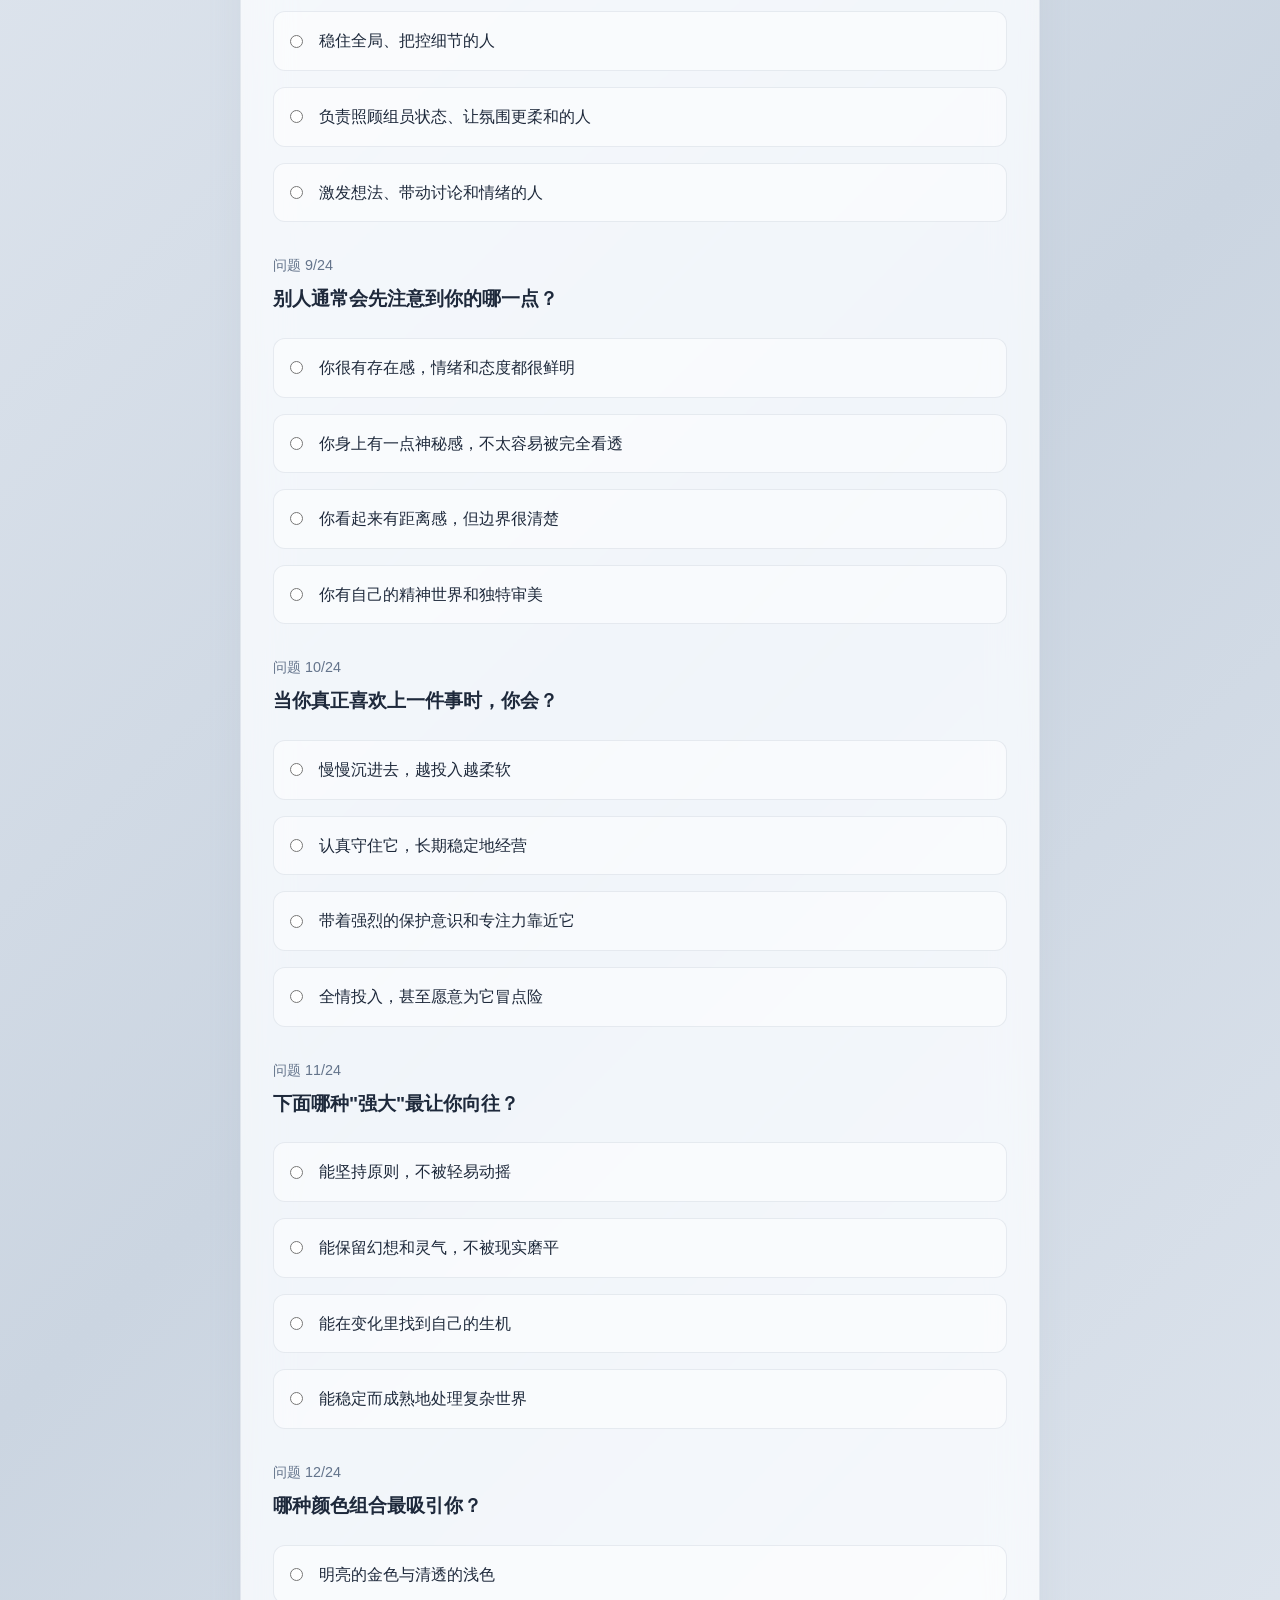
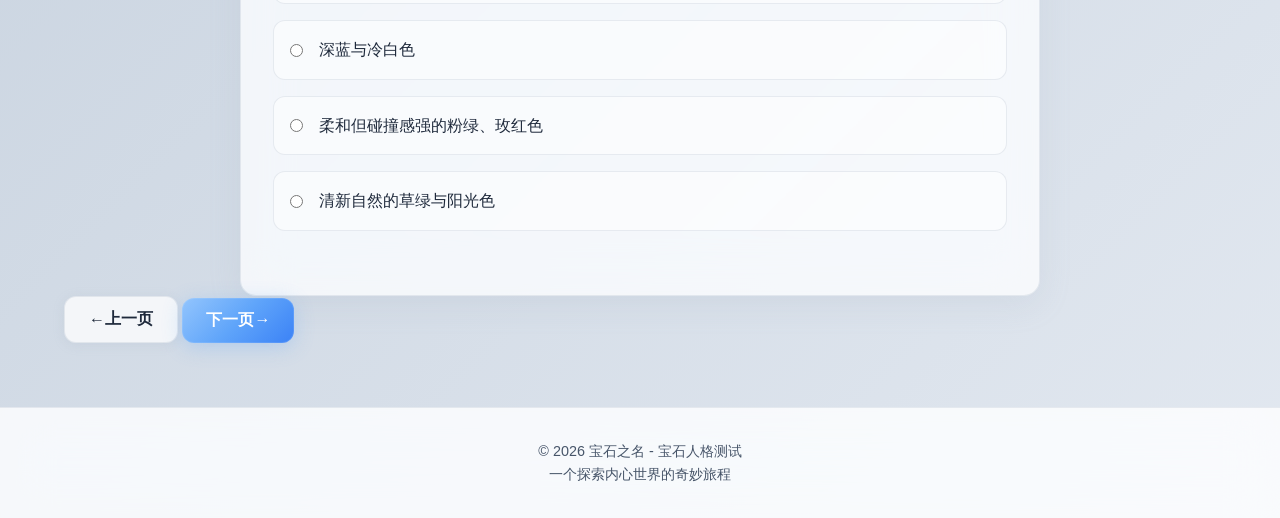
<file: quiz1.html>
<!DOCTYPE html>
<html lang="zh-CN">
<head>
    <meta charset="UTF-8">
    <meta name="viewport" content="width=device-width, initial-scale=1.0">
    <title>测试题 1-12 - 宝石之名</title>
    <link rel="stylesheet" href="css/style.css">
</head>
<body>
    <div class="page-wrapper">
        <!-- 导航栏 -->
        <header>
            <nav>
                <a href="index.html" class="nav-logo">宝石之名</a>
                <div class="nav-toggle">
                    <span></span>
                    <span></span>
                    <span></span>
                </div>
                <ul class="nav-links">
                    <li><a href="index.html">首页</a></li>
                    <li><a href="intro.html">测试说明</a></li>
                    <li><a href="gallery.html">人格图鉴</a></li>
                    <li><a href="about.html">关于</a></li>
                </ul>
            </nav>
        </header>

        <!-- 主要内容 -->
        <main>
            <!-- 页面标题 -->
            <section class="page-header">
                <div class="container">
                    <h1 class="page-title">宝石人格测试</h1>
                    <p class="page-subtitle">第 1-12 题</p>
                </div>
            </section>

            <!-- 进度条 -->
            <section class="progress-section">
                <div class="container">
                    <div id="quiz-progress" class="quiz-progress">
                        <!-- 进度条会通过JavaScript动态生成 -->
                    </div>
                </div>
            </section>

            <!-- 测试题目 -->
            <section class="quiz-section">
                <div class="container">
                    <div id="quiz-container" class="quiz-container">
                        <!-- 题目会通过JavaScript动态生成 -->
                    </div>

                    <!-- 导航按钮 -->
                    <div class="quiz-navigation">
                        <button id="prev-btn" class="btn btn-secondary" disabled>
                            <span class="btn-icon">←</span> 上一页
                        </button>
                        <button id="next-btn" class="btn btn-primary">
                            下一页 <span class="btn-icon">→</span>
                        </button>
                    </div>
                </div>
            </section>
        </main>

        <!-- 页脚 -->
        <footer>
            <div class="footer-content">
                <p class="footer-text">© 2026 宝石之名 - 宝石人格测试</p>
                <p class="footer-text">一个探索内心世界的奇妙旅程</p>
            </div>
        </footer>
    </div>

    <!-- 脚本 -->
    <script src="js/data.js"></script>
    <script src="js/main.js"></script>
    <script src="js/quiz.js"></script>
    <script>
        // 页面加载完成后初始化测试
        document.addEventListener('DOMContentLoaded', function() {
            initQuizPage(1);
        });
    </script>
</body>
</html>
</file>
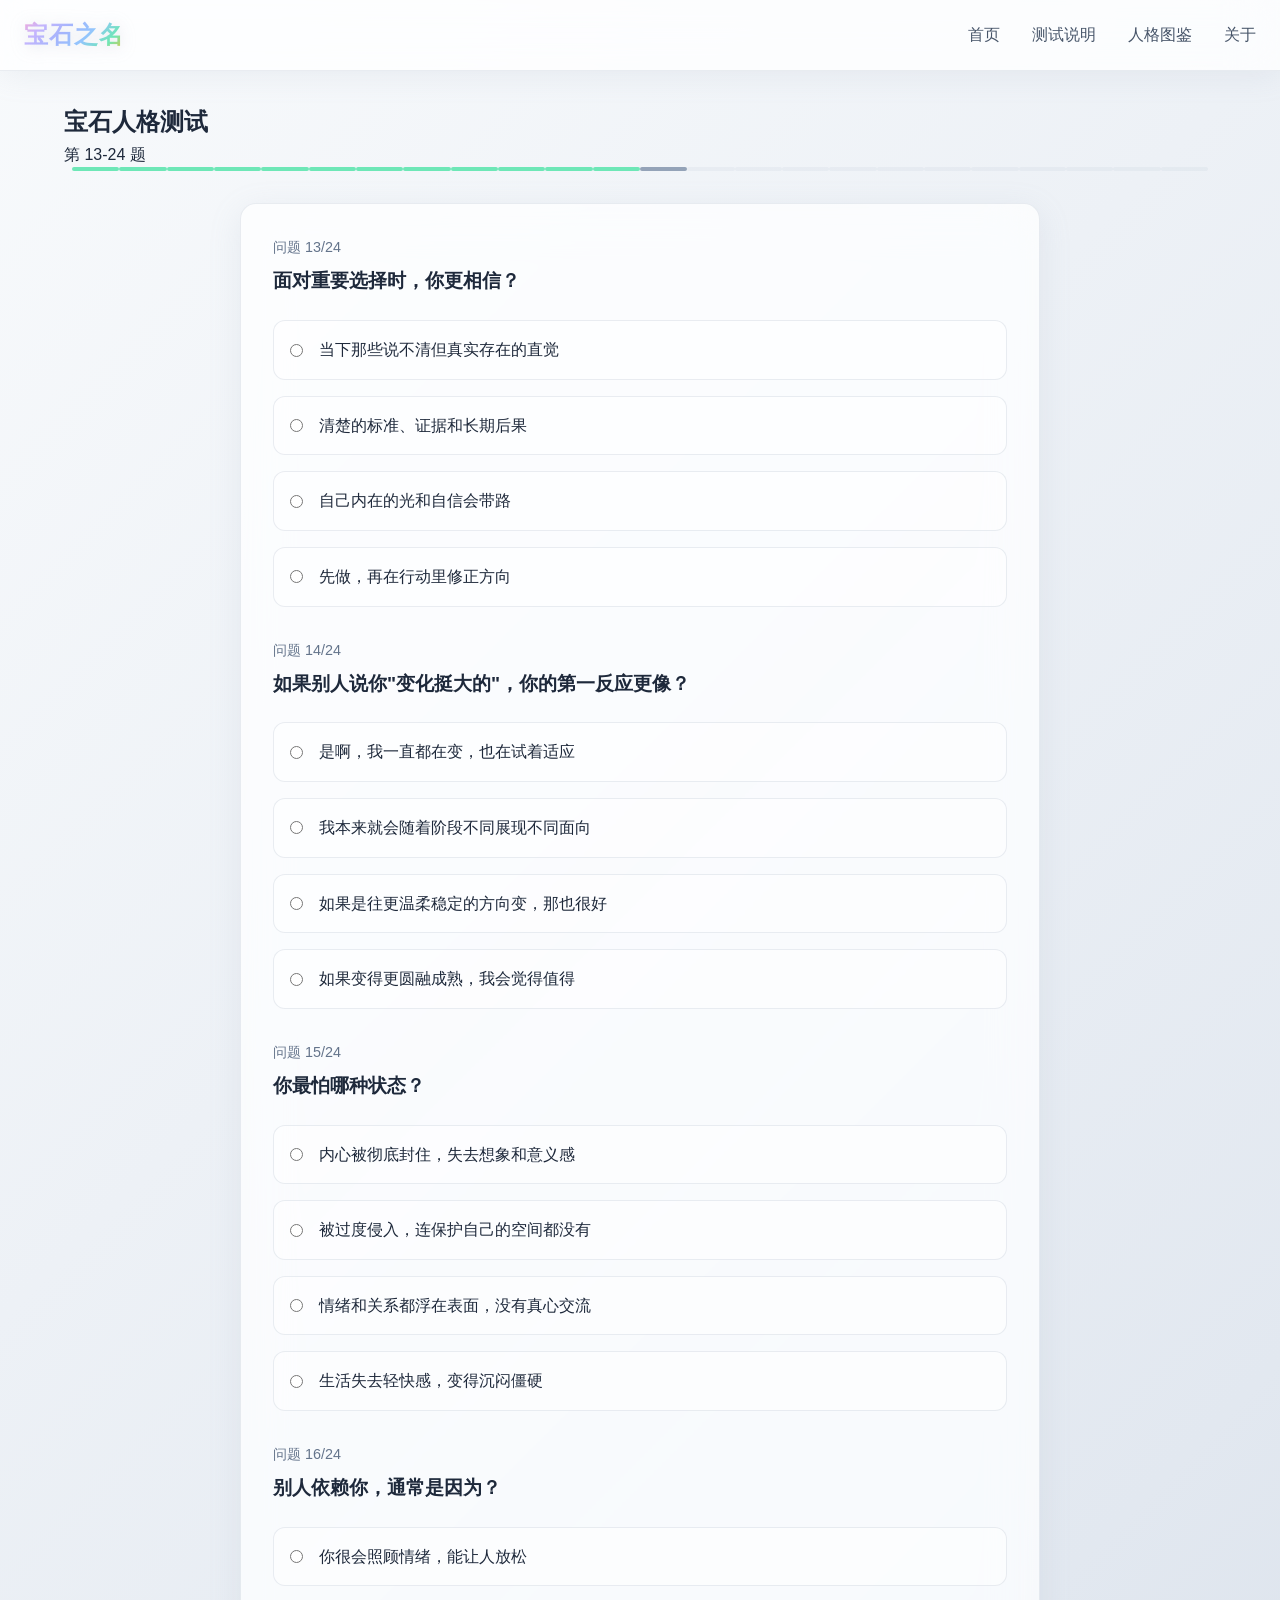
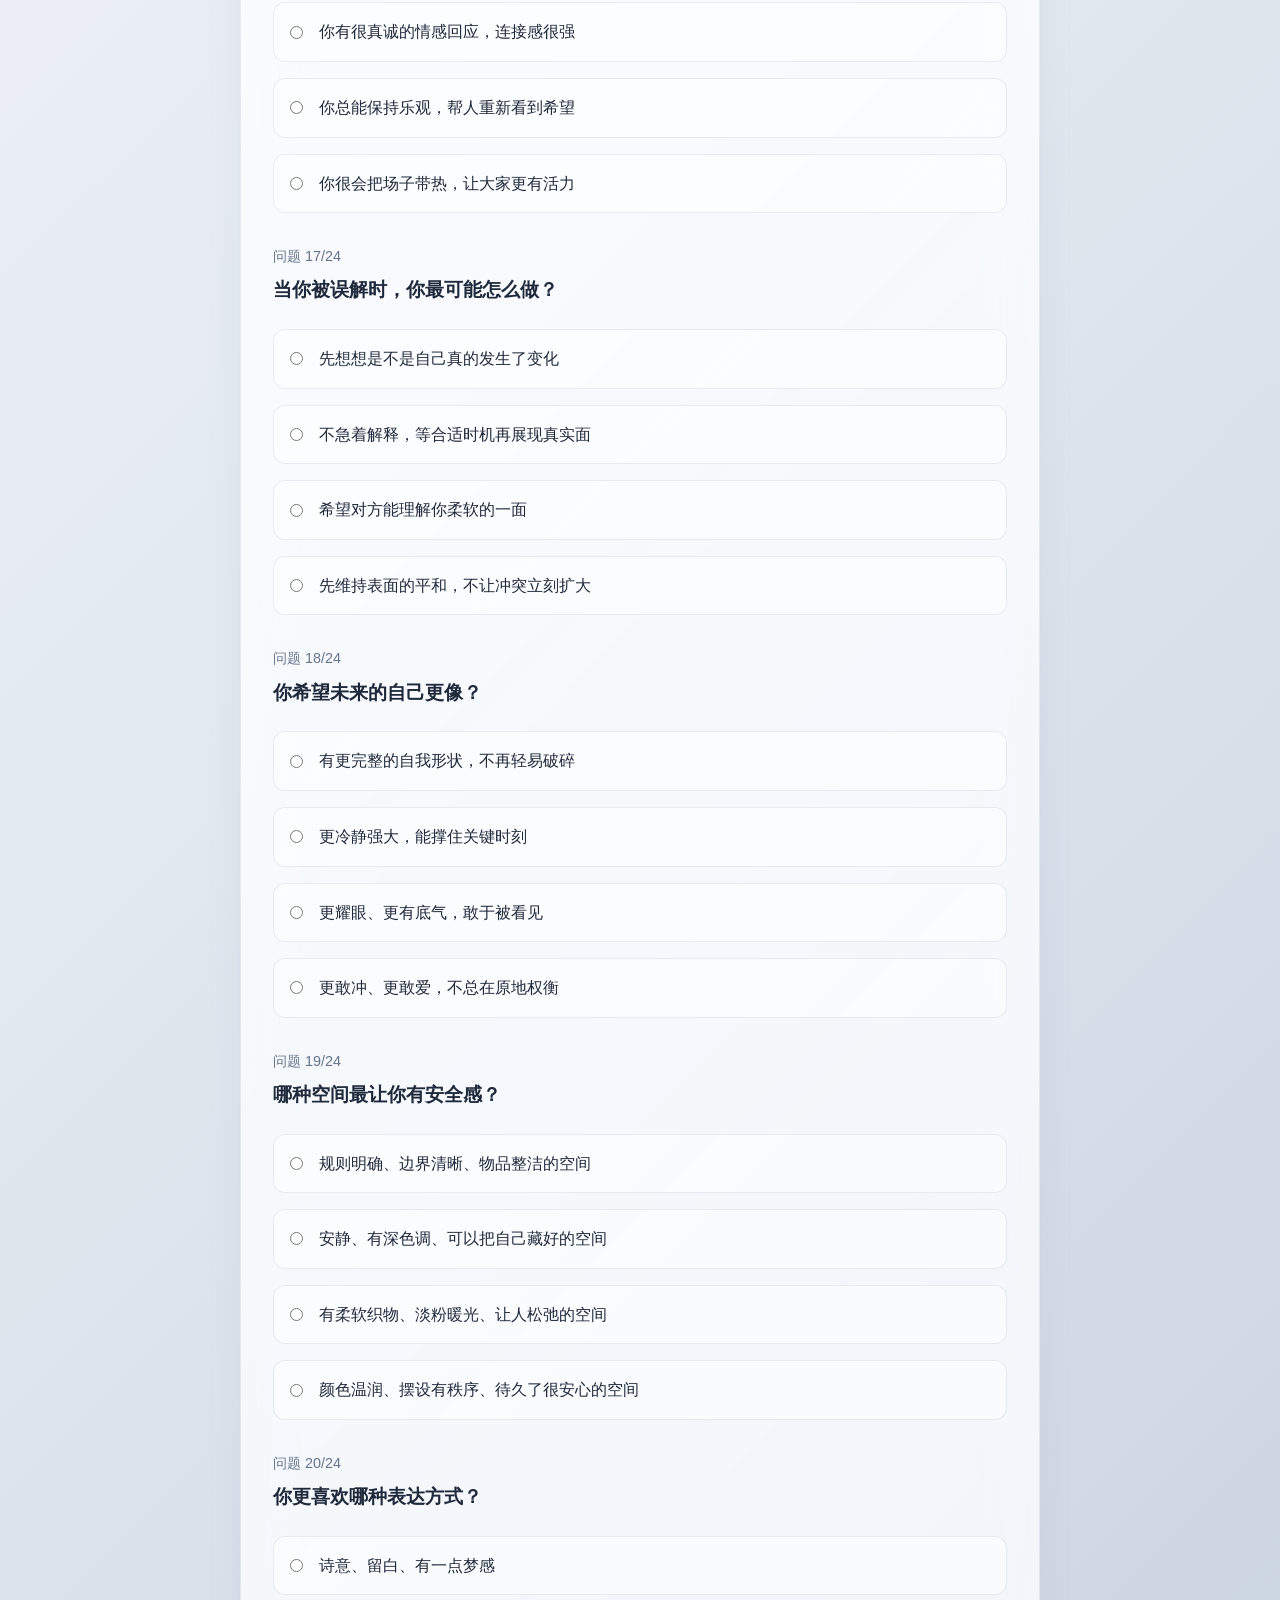
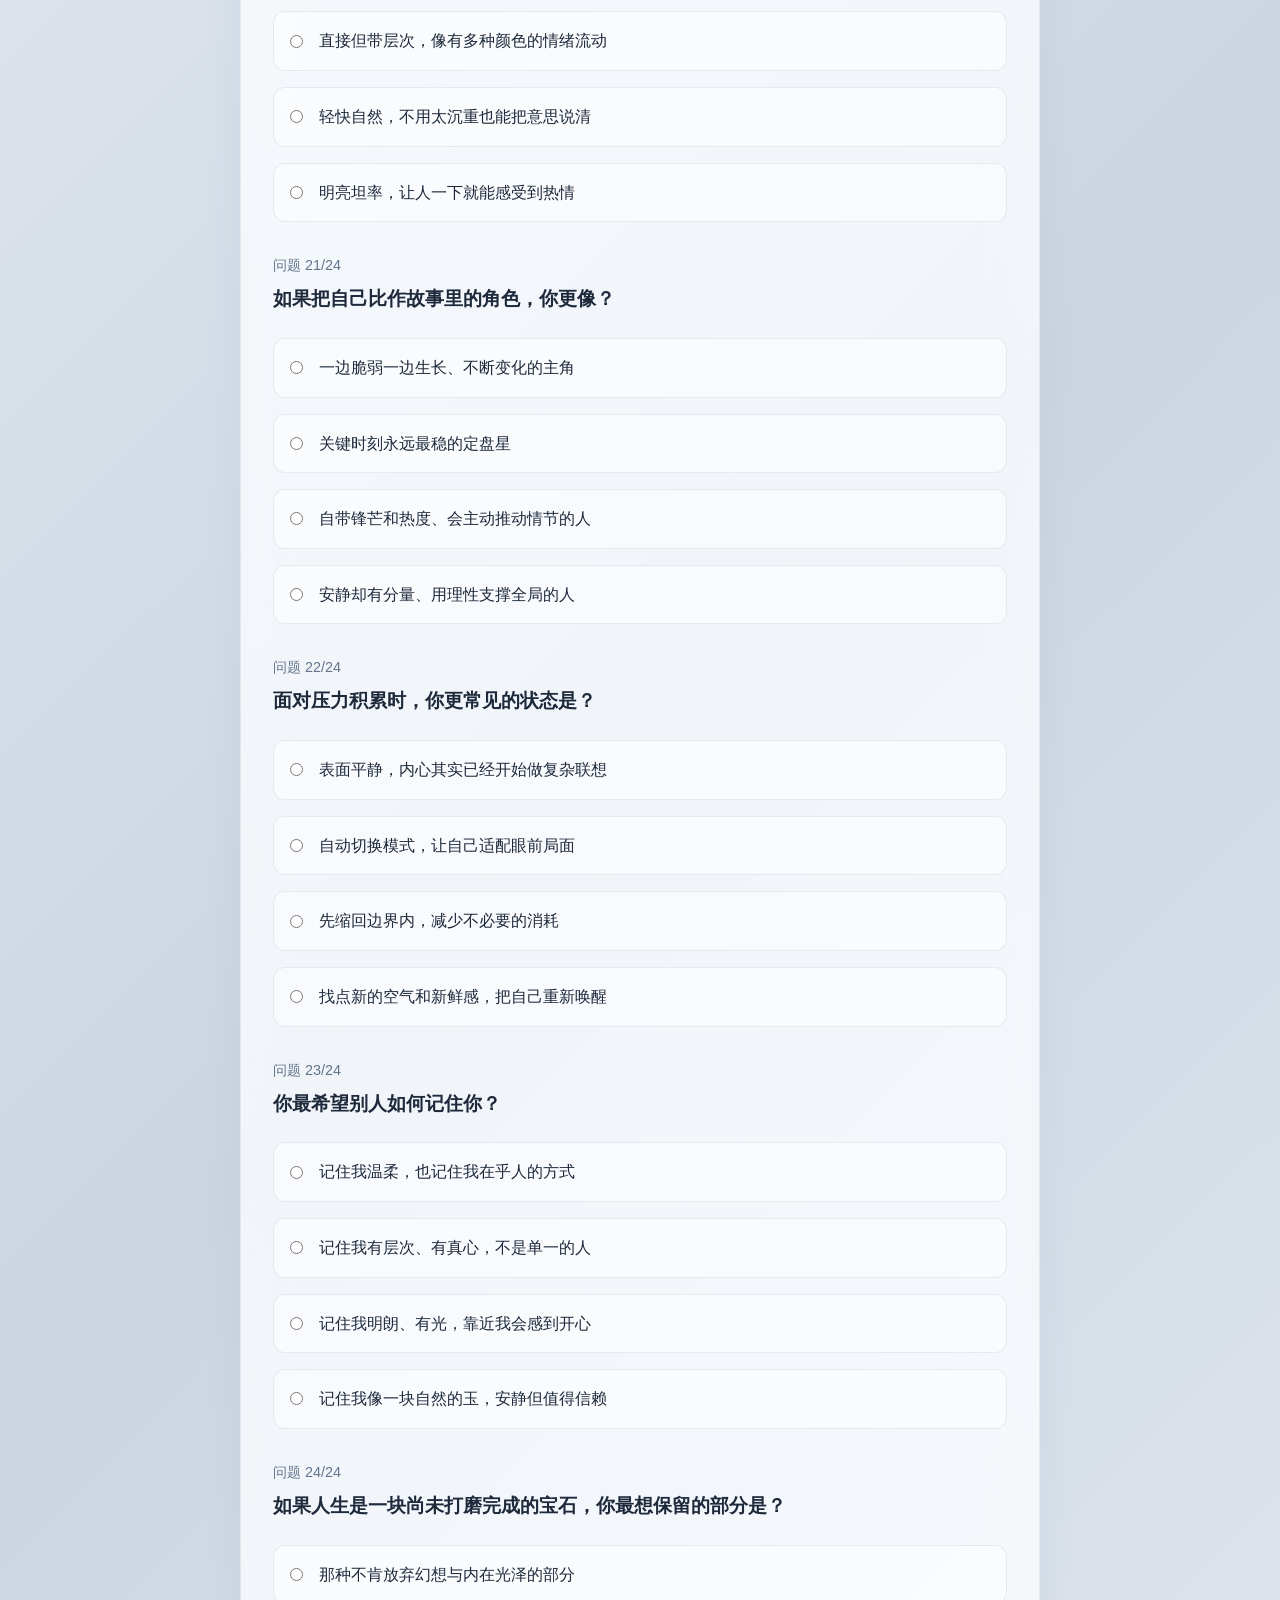
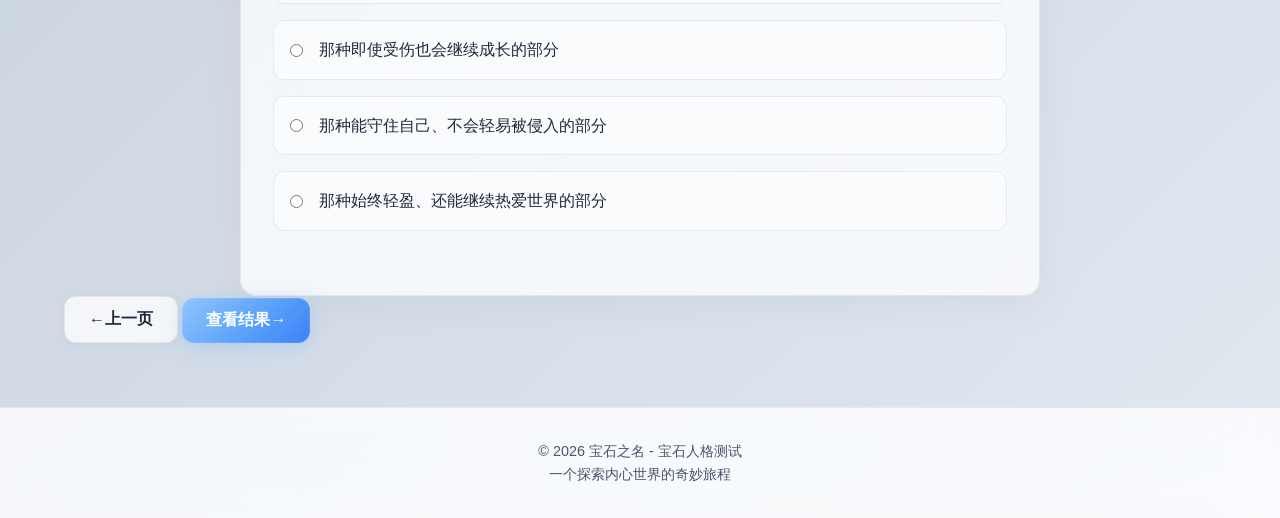
<file: quiz2.html>
<!DOCTYPE html>
<html lang="zh-CN">
<head>
    <meta charset="UTF-8">
    <meta name="viewport" content="width=device-width, initial-scale=1.0">
    <title>测试题 13-24 - 宝石之名</title>
    <link rel="stylesheet" href="css/style.css">
</head>
<body>
    <div class="page-wrapper">
        <!-- 导航栏 -->
        <header>
            <nav>
                <a href="index.html" class="nav-logo">宝石之名</a>
                <div class="nav-toggle">
                    <span></span>
                    <span></span>
                    <span></span>
                </div>
                <ul class="nav-links">
                    <li><a href="index.html">首页</a></li>
                    <li><a href="intro.html">测试说明</a></li>
                    <li><a href="gallery.html">人格图鉴</a></li>
                    <li><a href="about.html">关于</a></li>
                </ul>
            </nav>
        </header>

        <!-- 主要内容 -->
        <main>
            <!-- 页面标题 -->
            <section class="page-header">
                <div class="container">
                    <h1 class="page-title">宝石人格测试</h1>
                    <p class="page-subtitle">第 13-24 题</p>
                </div>
            </section>

            <!-- 进度条 -->
            <section class="progress-section">
                <div class="container">
                    <div id="quiz-progress" class="quiz-progress">
                        <!-- 进度条会通过JavaScript动态生成 -->
                    </div>
                </div>
            </section>

            <!-- 测试题目 -->
            <section class="quiz-section">
                <div class="container">
                    <div id="quiz-container" class="quiz-container">
                        <!-- 题目会通过JavaScript动态生成 -->
                    </div>

                    <!-- 导航按钮 -->
                    <div class="quiz-navigation">
                        <button id="prev-btn" class="btn btn-secondary">
                            <span class="btn-icon">←</span> 上一页
                        </button>
                        <button id="next-btn" class="btn btn-primary">
                            查看结果 <span class="btn-icon">→</span>
                        </button>
                    </div>
                </div>
            </section>
        </main>

        <!-- 页脚 -->
        <footer>
            <div class="footer-content">
                <p class="footer-text">© 2026 宝石之名 - 宝石人格测试</p>
                <p class="footer-text">一个探索内心世界的奇妙旅程</p>
            </div>
        </footer>
    </div>

    <!-- 脚本 -->
    <script src="js/data.js"></script>
    <script src="js/main.js"></script>
    <script src="js/quiz.js"></script>
    <script>
        // 页面加载完成后初始化测试
        document.addEventListener('DOMContentLoaded', function() {
            initQuizPage(2);
        });
    </script>
</body>
</html>
</file>
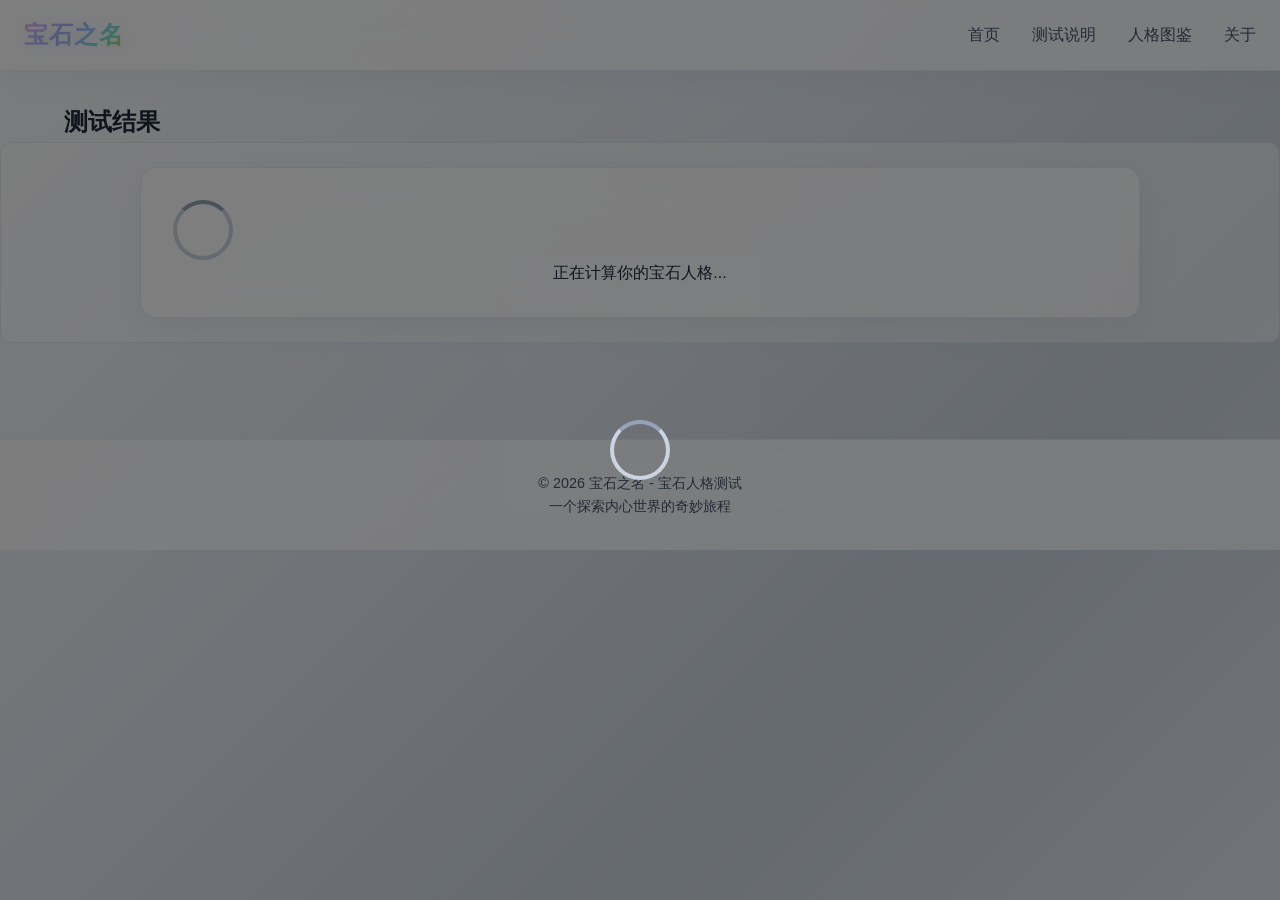
<file: result.html>
<!DOCTYPE html>
<html lang="zh-CN">
<head>
    <meta charset="UTF-8">
    <meta name="viewport" content="width=device-width, initial-scale=1.0">
    <title>测试结果 - 宝石之名</title>
    <link rel="stylesheet" href="css/style.css">
</head>
<body>
    <div class="page-wrapper">
        <!-- 导航栏 -->
        <header>
            <nav>
                <a href="index.html" class="nav-logo">宝石之名</a>
                <div class="nav-toggle">
                    <span></span>
                    <span></span>
                    <span></span>
                </div>
                <ul class="nav-links">
                    <li><a href="index.html">首页</a></li>
                    <li><a href="intro.html">测试说明</a></li>
                    <li><a href="gallery.html">人格图鉴</a></li>
                    <li><a href="about.html">关于</a></li>
                </ul>
            </nav>
        </header>

        <!-- 主要内容 -->
        <main>
            <!-- 页面标题 -->
            <section class="page-header">
                <div class="container">
                    <h1 class="page-title">测试结果</h1>
                </div>
            </section>

            <!-- 结果展示 -->
            <section class="result-section">
                <div class="container">
                    <div id="result-container" class="result-container">
                        <!-- 结果会通过JavaScript动态生成 -->
                        <div class="loading-message">
                            <div class="loading-spinner"></div>
                            <p>正在计算你的宝石人格...</p>
                        </div>
                    </div>
                </div>
            </section>
        </main>

        <!-- 页脚 -->
        <footer>
            <div class="footer-content">
                <p class="footer-text">© 2026 宝石之名 - 宝石人格测试</p>
                <p class="footer-text">一个探索内心世界的奇妙旅程</p>
            </div>
        </footer>
    </div>

    <!-- 脚本 -->
    <script src="js/data.js"></script>
    <script src="js/main.js"></script>
    <script src="js/result.js"></script>
    <script>
        // 页面加载完成后初始化结果页
        document.addEventListener('DOMContentLoaded', function() {
            initResultPage();
        });
    </script>
</body>
</html>
</file>
<file: css/style.css>
/**
 * 宝石之名 - 样式文件
 * 主题：宝石人格测试
 * 设计风格：轻盈、清透、精致、高级
 * 主色调：浅灰蓝色系
 */

/* 全局变量 */
:root {
    /* 主色调 - 浅灰蓝色系 */
    --primary-color: #94a3b8;
    --primary-light: #cbd5e1;
    --primary-dark: #64748b;
    
    /* 背景渐变 */
    --bg-gradient-1: linear-gradient(135deg, #f8fafc 0%, #e2e8f0 40%, #cbd5e1 70%, #e2e8f0 100%);
    --bg-gradient-2: linear-gradient(180deg, #f1f5f9 0%, #e2e8f0 50%, #f8fafc 100%);
    --bg-gradient-3: linear-gradient(135deg, #e2e8f0 0%, #f1f5f9 50%, #f8fafc 100%);
    
    /* 玻璃拟态 */
    --glass-bg: rgba(255, 255, 255, 0.75);
    --glass-bg-hover: rgba(255, 255, 255, 0.9);
    --glass-border: rgba(148, 163, 184, 0.2);
    --glass-border-hover: rgba(148, 163, 184, 0.35);
    --glass-shadow: rgba(148, 163, 184, 0.15);
    --glass-glow: rgba(148, 163, 184, 0.25);
    
    /* 文字颜色 */
    --text-primary: #1e293b;
    --text-secondary: #475569;
    --text-muted: #64748b;
    
    /* 间距 */
    --spacing-xs: 0.25rem;
    --spacing-sm: 0.5rem;
    --spacing-md: 1rem;
    --spacing-lg: 1.5rem;
    --spacing-xl: 2rem;
    
    /* 边框半径 */
    --radius-sm: 4px;
    --radius-md: 8px;
    --radius-lg: 12px;
    --radius-xl: 16px;
    --radius-full: 9999px;
    
    /* 过渡动画 */
    --transition-fast: 0.2s ease;
    --transition-normal: 0.3s ease;
    --transition-slow: 0.5s ease;
    
    /* 标题文字渐变 - 宝石感彩色版 */
    --title-gradient: linear-gradient(135deg, #f9a8d4 0%, #c4b5fd 20%, #a5b4fc 40%, #93c5fd 60%, #6ee7b7 80%, #fbbf24 100%);
    --title-glow: rgba(148, 163, 184, 0.3);
}

/* 基础样式 */
* {
    margin: 0;
    padding: 0;
    box-sizing: border-box;
}

body {
    font-family: 'PingFang SC', 'Microsoft YaHei', sans-serif;
    line-height: 1.6;
    color: var(--text-primary);
    background: var(--bg-gradient-1);
    min-height: 100vh;
}

.page-wrapper {
    min-height: 100vh;
    background: var(--bg-gradient-1);
}

.container {
    max-width: 1200px;
    margin: 0 auto;
    padding: 0 var(--spacing-lg);
}

/* 头部导航 */
header {
    position: sticky;
    top: 0;
    z-index: 100;
    backdrop-filter: blur(24px) saturate(160%);
    background: rgba(255, 255, 255, 0.8);
    border-bottom: 1px solid var(--glass-border);
    box-shadow: 0 2px 32px var(--glass-shadow);
}

nav {
    display: flex;
    justify-content: space-between;
    align-items: center;
    padding: 1rem 1.5rem;
}

.nav-logo {
    font-size: 1.5rem;
    font-weight: 700;
    text-decoration: none;
    color: var(--text-primary);
    background: var(--title-gradient);
    -webkit-background-clip: text;
    -webkit-text-fill-color: transparent;
    background-clip: text;
    letter-spacing: 1px;
    transition: all var(--transition-normal);
    filter: drop-shadow(0 2px 8px var(--title-glow));
}

.nav-logo:hover {
    transform: scale(1.05);
    filter: drop-shadow(0 2px 8px var(--glass-glow));
}

.nav-toggle {
    display: none;
    flex-direction: column;
    cursor: pointer;
    gap: 4px;
}

.nav-toggle span {
    width: 24px;
    height: 2px;
    background: var(--text-primary);
    transition: all var(--transition-fast);
}

.nav-links {
    display: flex;
    list-style: none;
    gap: 2rem;
}

.nav-links a {
    text-decoration: none;
    color: var(--text-secondary);
    font-weight: 500;
    transition: all var(--transition-fast);
    position: relative;
}

.nav-links a:hover {
    color: var(--text-primary);
}

.nav-links a.active {
    color: var(--text-primary);
    font-weight: 600;
}

.nav-links a.active::after {
    content: '';
    position: absolute;
    bottom: -4px;
    left: 0;
    width: 100%;
    height: 2px;
    background: var(--title-gradient);
    border-radius: 1px;
}

/* 主要内容区域 */
main {
    flex: 1;
    padding: var(--spacing-xl) 0;
}

/* 按钮样式 */
.btn {
    display: inline-flex;
    align-items: center;
    justify-content: center;
    padding: 0.75rem 1.5rem;
    border: none;
    border-radius: var(--radius-lg);
    font-size: 1rem;
    font-weight: 600;
    text-decoration: none;
    cursor: pointer;
    transition: all var(--transition-normal);
    position: relative;
    overflow: hidden;
}

.btn::before {
    content: '';
    position: absolute;
    top: 0;
    left: -100%;
    width: 100%;
    height: 100%;
    background: linear-gradient(90deg, transparent, rgba(255, 255, 255, 0.2), transparent);
    transition: left var(--transition-normal);
}

.btn:hover::before {
    left: 100%;
}

.btn-primary {
    background: linear-gradient(135deg, #93c5fd 0%, #60a5fa 50%, #3b82f6 100%);
    color: white;
    box-shadow: 0 4px 20px rgba(96, 165, 250, 0.3), 0 0 0 1px rgba(255, 255, 255, 0.1) inset;
}

.btn-primary:hover {
    transform: translateY(-2px);
    background: linear-gradient(135deg, #bfdbfe 0%, #93c5fd 50%, #60a5fa 100%);
    box-shadow: 0 8px 30px rgba(96, 165, 250, 0.4), 0 0 0 1px rgba(255, 255, 255, 0.15) inset;
    filter: brightness(1.05);
}

.btn-secondary {
    background: var(--glass-bg);
    color: var(--text-primary);
    border: 1px solid var(--glass-border);
    box-shadow: 0 2px 12px var(--glass-shadow);
}

.btn-secondary:hover {
    transform: translateY(-2px);
    background: var(--glass-bg-hover);
    border-color: var(--glass-border-hover);
    box-shadow: 0 4px 20px var(--glass-shadow);
}

.btn-large {
    padding: 1rem 2rem;
    font-size: 1.1rem;
    border-radius: var(--radius-xl);
}

.btn-group {
    display: flex;
    gap: 1rem;
    justify-content: center;
    margin-top: var(--spacing-lg);
}

/* 标题样式 */
.section-title {
    font-size: 2.2rem;
    font-weight: 700;
    text-align: center;
    margin-bottom: var(--spacing-md);
    letter-spacing: 1px;
    background: var(--title-gradient);
    -webkit-background-clip: text;
    -webkit-text-fill-color: transparent;
    background-clip: text;
    filter: drop-shadow(0 2px 12px var(--title-glow));
}

/* 副标题样式 */
.section-subtitle {
    text-align: center;
    color: var(--text-secondary);
    font-size: 1.1rem;
    margin-top: calc(var(--spacing-md) * -0.5);
    margin-bottom: var(--spacing-lg);
    letter-spacing: 0.5px;
}

/* 分割线 */
.divider {
    width: 80px;
    height: 3px;
    background: linear-gradient(90deg, var(--primary-light), var(--primary-color), var(--primary-light));
    border-radius: 2px;
    margin: 0 auto var(--spacing-lg);
}

/* 响应式设计 */
@media (max-width: 768px) {
    .nav-toggle {
        display: flex;
    }
    
    .nav-links {
        position: fixed;
        top: 70px;
        left: -100%;
        width: 100%;
        background: rgba(255, 255, 255, 0.95);
        backdrop-filter: blur(24px);
        flex-direction: column;
        align-items: center;
        padding: 2rem 0;
        gap: 1.5rem;
        transition: left var(--transition-normal);
        box-shadow: 0 10px 30px var(--glass-shadow);
    }
    
    .nav-links.active {
        left: 0;
    }
    
    .btn-group {
        flex-direction: column;
        align-items: center;
    }
    
    .btn {
        width: 100%;
    }
    
    .section-title {
        font-size: 1.8rem;
    }
}

/* 英雄区域 */
.hero {
    min-height: 80vh;
    display: flex;
    align-items: center;
    position: relative;
    overflow: hidden;
}

.hero::before {
    content: '';
    position: absolute;
    top: 0;
    left: 0;
    right: 0;
    bottom: 0;
    background: var(--bg-gradient-2);
    z-index: -1;
}



.hero-content {
    text-align: center;
    max-width: 800px;
    margin: -60px auto 0;
    position: relative;
    z-index: 2;
}

.hero-title {
    font-size: 5.25rem;
    font-weight: 400;
    margin-bottom: 1rem;
    letter-spacing: 8px;
    background: var(--title-gradient);
    -webkit-background-clip: text;
    -webkit-text-fill-color: transparent;
    background-clip: text;
    filter: drop-shadow(0 4px 16px var(--title-glow));
    animation: fadeInDown var(--transition-slow) ease-out;
    font-family: 'Ma Shan Zheng', 'Noto Sans SC', cursive;
}

.hero-subtitle {
    font-size: 1.2rem;
    margin-bottom: var(--spacing-xl);
    color: var(--text-secondary);
    line-height: 1.8;
    animation: fadeInUp var(--transition-slow) ease-out 0.2s both;
}

/* 首页插图样式 */
.hero-illustration {
    position: absolute;
    z-index: 1;
    pointer-events: none;
    opacity: 0.88;
    width: 200px;
    height: 360px;
}

.hero-illustration-left {
    left: calc(50% - 655px);
    top: 64.7%;
    transform: translateY(-45%);
    animation: floatGentleLeft 8s ease-in-out infinite;
}

.hero-illustration-right {
    right: calc(50% - 552px);
    top: 36%;
    transform: translateY(-55%);
    animation: floatGentleRight 9s ease-in-out infinite;
    animation-delay: 1.5s;
}

.hero-illustration-inner {
    position: relative;
    width: 100%;
    height: 100%;
    border-radius: 38% 38% 42% 42%;
    overflow: hidden;
}

.hero-illustration-img {
    width: 100%;
    height: 100%;
    object-fit: cover;
    filter: saturate(1.02) brightness(1.03);
    transition: all var(--transition-normal);
}

/* 轻微浮动动画 - 左图 */
@keyframes floatGentleLeft {
    0%, 100% {
        transform: translateY(-45%);
    }
    50% {
        transform: translateY(-47%);
    }
}

/* 轻微浮动动画 - 右图（不同步） */
@keyframes floatGentleRight {
    0%, 100% {
        transform: translateY(-55%);
    }
    50% {
        transform: translateY(-53%);
    }
}

/* 响应式插图 */
@media (max-width: 1300px) {
    .hero-illustration {
        width: 175px;
        height: 315px;
    }
    
    .hero-illustration-left {
        left: calc(50% - 580px);
    }
    
    .hero-illustration-right {
        right: calc(50% - 480px);
    }
}

@media (max-width: 1150px) {
    .hero-illustration {
        width: 150px;
        height: 270px;
        opacity: 0.78;
    }
    
    .hero-illustration-left {
        left: calc(50% - 520px);
    }
    
    .hero-illustration-right {
        right: calc(50% - 420px);
    }
}

@media (max-width: 1024px) {
    .hero-illustration {
        width: 130px;
        height: 235px;
        opacity: 0.7;
    }
    
    .hero-illustration-left {
        left: calc(50% - 460px);
        top: 60%;
    }
    
    .hero-illustration-right {
        right: calc(50% - 380px);
        top: 38%;
    }
}

@media (max-width: 900px) {
    .hero-illustration {
        width: 110px;
        height: 200px;
        opacity: 0.62;
    }
    
    .hero-illustration-left {
        left: calc(50% - 400px);
    }
    
    .hero-illustration-right {
        right: calc(50% - 330px);
    }
}

@media (max-width: 768px) {
    .hero-illustration {
        width: 85px;
        height: 155px;
        opacity: 0.52;
    }
    
    .hero-illustration-left {
        left: 10px;
        top: auto;
        bottom: 20%;
        transform: translateY(0);
        animation: none;
    }
    
    .hero-illustration-right {
        right: 10px;
        top: 10%;
        transform: translateY(0);
        animation: none;
    }
}

@media (max-width: 576px) {
    .hero-title {
        font-size: 1.5rem;
        letter-spacing: 3px;
    }
    
    .hero-illustration {
        width: 60px;
        height: 110px;
        opacity: 0.42;
    }
    
    .hero-illustration-left {
        left: 5px;
        bottom: 22%;
    }
    
    .hero-illustration-right {
        right: 5px;
        top: 12%;
    }
}

@media (max-width: 480px) {
    .hero-title {
        font-size: 1.25rem;
        letter-spacing: 2px;
    }
    
    .hero-illustration {
        width: 50px;
        height: 90px;
        opacity: 0.32;
    }
}

/* 滚动引导 */
.scroll-hint {
    text-align: center;
    margin-top: 4rem;
    color: var(--text-muted);
    animation: fadeIn var(--transition-normal) 1s both;
    transform: scale(0.8);
}

.scroll-hint-icon {
    width: 20px;
    height: 35px;
    border: 1px solid var(--text-muted);
    border-radius: 20px;
    position: relative;
    margin: 0 auto 0.5rem;
}

.scroll-hint-icon::before {
    content: '';
    width: 4px;
    height: 8px;
    background: var(--text-muted);
    border-radius: 2px;
    position: absolute;
    top: 6px;
    left: 50%;
    transform: translateX(-50%);
    animation: scrollHint 2s ease-in-out infinite;
}

.scroll-hint p {
    font-size: 0.8rem;
    opacity: 0.8;
}

/* 宝石展示区域 */
.gem-showcase {
    display: grid;
    grid-template-columns: repeat(4, 1fr);
    gap: var(--spacing-lg);
    margin-top: var(--spacing-xl);
}

/* 响应式调整 */
@media (max-width: 1024px) {
    .gem-showcase {
        grid-template-columns: repeat(3, 1fr);
    }
}

.gem-showcase-item {
    background: var(--glass-bg);
    backdrop-filter: blur(24px) saturate(160%);
    border: 1px solid var(--glass-border);
    border-radius: var(--radius-xl);
    padding: var(--spacing-lg);
    text-align: center;
    transition: all var(--transition-normal);
    box-shadow: 0 4px 20px var(--glass-shadow);
    animation: fadeInUp var(--transition-normal) ease-out both;
}

.gem-showcase-item:hover {
    transform: translateY(-4px);
    background: var(--glass-bg-hover);
    border-color: var(--glass-border-hover);
    box-shadow: 0 8px 32px var(--glass-shadow);
}

.gem-showcase-icon {
    font-size: 3rem;
    display: block;
    margin-bottom: var(--spacing-md);
}

.gem-showcase-name {
    font-size: 1.1rem;
    font-weight: 600;
    margin-bottom: var(--spacing-sm);
    color: var(--text-primary);
}

.gem-showcase-desc {
    font-size: 0.9rem;
    color: var(--text-secondary);
}

/* 动画效果 */
@keyframes fadeIn {
    from {
        opacity: 0;
    }
    to {
        opacity: 1;
    }
}

@keyframes fadeInDown {
    from {
        opacity: 0;
        transform: translateY(-30px);
    }
    to {
        opacity: 1;
        transform: translateY(0);
    }
}

@keyframes fadeInUp {
    from {
        opacity: 0;
        transform: translateY(30px);
    }
    to {
        opacity: 1;
        transform: translateY(0);
    }
}

@keyframes float {
    0%, 100% {
        transform: translateY(0) rotate(0deg);
    }
    50% {
        transform: translateY(-20px) rotate(180deg);
    }
}

@keyframes scrollHint {
    0%, 100% {
        transform: translateX(-50%) translateY(0);
        opacity: 0.5;
    }
    50% {
        transform: translateX(-50%) translateY(15px);
        opacity: 1;
    }
}

/* 测试页面样式 */
.quiz-container {
    max-width: 800px;
    margin: 0 auto;
    background: var(--glass-bg);
    backdrop-filter: blur(24px) saturate(160%);
    border: 1px solid var(--glass-border);
    border-radius: var(--radius-xl);
    padding: var(--spacing-xl);
    box-shadow: 0 8px 32px var(--glass-shadow);
}

.quiz-progress {
    display: flex;
    justify-content: space-between;
    margin-bottom: var(--spacing-xl);
    padding: 0 var(--spacing-sm);
}

.quiz-progress-item {
    flex: 1;
    height: 4px;
    background: rgba(148, 163, 184, 0.1);
    border-radius: 2px;
    position: relative;
    transition: all var(--transition-normal);
}

.quiz-progress-item.active {
    background: var(--primary-color);
}

.quiz-progress-item.completed {
    background: #6ee7b7;
}

.quiz-question {
    margin-bottom: var(--spacing-xl);
}

.quiz-question-number {
    font-size: 0.9rem;
    color: var(--text-muted);
    margin-bottom: var(--spacing-sm);
}

.quiz-question-text {
    font-size: 1.2rem;
    font-weight: 600;
    margin-bottom: var(--spacing-lg);
    line-height: 1.5;
}

.quiz-options {
    display: flex;
    flex-direction: column;
    gap: var(--spacing-md);
}

.quiz-option {
    display: flex;
    align-items: center;
    padding: var(--spacing-md);
    background: rgba(255, 255, 255, 0.5);
    border: 1px solid var(--glass-border);
    border-radius: var(--radius-lg);
    cursor: pointer;
    transition: all var(--transition-normal);
}

.quiz-option:hover {
    background: rgba(255, 255, 255, 0.8);
    border-color: var(--glass-border-hover);
    transform: translateX(4px);
}

.quiz-option.selected {
    background: rgba(148, 163, 184, 0.1);
    border-color: var(--primary-color);
    box-shadow: 0 2px 8px rgba(148, 163, 184, 0.2);
}

.quiz-option input {
    margin-right: var(--spacing-md);
}

.quiz-nav {
    display: flex;
    justify-content: space-between;
    margin-top: var(--spacing-xl);
    padding-top: var(--spacing-lg);
    border-top: 1px solid var(--glass-border);
}

/* 结果页面样式 */
.result-container {
    max-width: 1000px;
    margin: 0 auto;
    background: var(--glass-bg);
    backdrop-filter: blur(24px) saturate(160%);
    border: 1px solid var(--glass-border);
    border-radius: var(--radius-xl);
    padding: var(--spacing-xl);
    box-shadow: 0 8px 32px var(--glass-shadow);
    text-align: center;
}

.result-hero {
    margin-bottom: var(--spacing-xl);
    padding-bottom: var(--spacing-xl);
    border-bottom: 1px solid var(--glass-border);
}

.result-label {
    font-size: 1.1rem;
    color: var(--text-secondary);
    margin-bottom: var(--spacing-md);
    animation: fadeIn var(--transition-normal) 0.5s both;
}

.result-gem-image {
    width: 150px;
    height: 150px;
    object-fit: cover;
    border-radius: 50%;
    margin: 0 auto var(--spacing-md);
    box-shadow: 0 8px 24px var(--glass-shadow);
    border: 3px solid rgba(255, 255, 255, 0.8);
    animation: fadeInUp var(--transition-normal) 0.6s both;
}

.result-name {
    font-size: 2.5rem;
    font-weight: 700;
    margin-bottom: var(--spacing-md);
    background: var(--title-gradient);
    -webkit-background-clip: text;
    -webkit-text-fill-color: transparent;
    background-clip: text;
    filter: drop-shadow(0 2px 12px var(--title-glow));
    animation: fadeInDown var(--transition-normal) 0.7s both;
}

.result-tagline {
    font-size: 1.2rem;
    color: var(--text-secondary);
    margin-bottom: var(--spacing-lg);
    font-style: italic;
    animation: fadeInUp var(--transition-normal) 0.9s both;
}

.result-keywords {
    display: flex;
    flex-wrap: wrap;
    gap: var(--spacing-sm);
    justify-content: center;
    margin-bottom: var(--spacing-xl);
    animation: fadeIn var(--transition-normal) 1.1s both;
}

.keyword-tag {
    padding: 0.5rem 1rem;
    background: rgba(255, 255, 255, 0.8);
    border: 1px solid var(--glass-border);
    border-radius: var(--radius-full);
    font-size: 0.9rem;
    color: var(--text-secondary);
    box-shadow: 0 2px 8px var(--glass-shadow);
}

.result-content {
    text-align: left;
    animation: fadeInUp var(--transition-normal) 1.3s both;
}

.result-section {
    margin-bottom: var(--spacing-xl);
    padding: var(--spacing-lg);
    background: rgba(255, 255, 255, 0.5);
    border-radius: var(--radius-lg);
    border: 1px solid var(--glass-border);
}

.result-section-title {
    font-size: 1.3rem;
    font-weight: 600;
    margin-bottom: var(--spacing-md);
    color: var(--text-primary);
}

.result-section-content {
    line-height: 1.8;
    color: var(--text-secondary);
}

/* 图鉴页面样式 */
.gallery-container {
    display: grid;
    grid-template-columns: repeat(auto-fill, minmax(300px, 1fr));
    gap: var(--spacing-lg);
    margin-top: var(--spacing-xl);
}

.gem-card {
    background: var(--glass-bg);
    backdrop-filter: blur(24px) saturate(160%);
    border: 1px solid var(--glass-border);
    border-radius: var(--radius-xl);
    padding: 0;
    transition: all var(--transition-normal);
    cursor: pointer;
    overflow: hidden;
    position: relative;
    animation: fadeInUp var(--transition-normal) ease-out both;
    box-shadow: 0 8px 32px var(--glass-shadow);
}

.gem-card::before {
    content: '';
    position: absolute;
    top: 0;
    left: 0;
    right: 0;
    height: 4px;
    background: var(--title-gradient);
    opacity: 0.6;
    transition: opacity var(--transition-normal);
}

.gem-card:hover {
    transform: translateY(-8px);
    box-shadow: 0 24px 60px var(--glass-shadow), 0 0 0 1px rgba(255, 255, 255, 0.08) inset, 0 0 40px rgba(99, 102, 241, 0.1);
}

.gem-card:hover::before {
    opacity: 1;
}

/* 卡片头部 */
.gem-card-header {
    padding: var(--spacing-xl) var(--spacing-xl) var(--spacing-md);
    text-align: center;
    position: relative;
    background: linear-gradient(135deg, rgba(255, 255, 255, 0.9) 0%, rgba(255, 255, 255, 0.6) 100%);
    border-bottom: 1px solid var(--glass-border);
}

.gem-card-image {
    width: 140px;
    height: 140px;
    object-fit: cover;
    border-radius: 50%;
    margin: 0 auto var(--spacing-md);
    display: block;
    box-shadow: 0 12px 32px var(--glass-shadow), 0 0 0 1px rgba(255, 255, 255, 0.2) inset;
    transition: all var(--transition-normal);
    background: rgba(255, 255, 255, 0.9);
    padding: 12px;
}

.gem-card:hover .gem-card-image {
    transform: scale(1.1);
    box-shadow: 0 16px 48px var(--glass-shadow), 0 0 0 1px rgba(255, 255, 255, 0.2) inset;
}

.gem-card-name {
    font-size: 1.4rem;
    font-weight: 700;
    margin-bottom: var(--spacing-sm);
    color: var(--text-primary);
    background: var(--title-gradient);
    -webkit-background-clip: text;
    -webkit-text-fill-color: transparent;
    background-clip: text;
}

.gem-card-tagline {
    font-size: 0.95rem;
    color: var(--text-secondary);
    font-style: italic;
    margin-bottom: var(--spacing-md);
}

/* 关键词标签 */
.gem-card-keywords {
    display: flex;
    flex-wrap: wrap;
    gap: 8px;
    justify-content: center;
    padding: 0 var(--spacing-xl);
    margin-bottom: var(--spacing-md);
}

.gem-card-keywords .keyword-tag {
    padding: 6px 14px;
    font-size: 0.75rem;
    background: rgba(255, 255, 255, 0.8);
    border: 1px solid var(--glass-border);
    border-radius: var(--radius-full);
    color: var(--text-secondary);
    box-shadow: 0 2px 8px var(--glass-shadow);
    transition: all var(--transition-fast);
}

.gem-card-divider {
    width: 60%;
    height: 1px;
    background: var(--glass-border);
    margin: var(--spacing-md) auto;
}

.gem-card-intro {
    margin-bottom: var(--spacing-md);
    color: var(--text-muted);
    line-height: 1.6;
    font-size: 1.1rem;
    text-align: center;
}

.gem-card .btn-sm {
    font-size: 0.8rem;
    padding: 0.5rem 1rem;
    display: block;
    margin: 0 auto;
    width: fit-content;
}

.gem-card:hover .gem-card-keywords .keyword-tag {
    background: rgba(255, 255, 255, 0.95);
    border-color: var(--glass-border-hover);
    box-shadow: 0 4px 12px var(--glass-shadow);
    transform: translateY(-2px);
}

/* 卡片描述 */
.gem-card-desc {
    max-height: 0;
    overflow: hidden;
    transition: max-height var(--transition-normal);
}

.gem-card.expanded .gem-card-desc {
    max-height: 800px;
}

.gem-card-desc-inner {
    padding: var(--spacing-lg) var(--spacing-xl) var(--spacing-xl);
    text-align: left;
    line-height: 1.8;
    color: var(--text-secondary);
    background: linear-gradient(135deg, rgba(255, 255, 255, 0.8) 0%, rgba(255, 255, 255, 0.6) 100%);
    border-top: 1px solid var(--glass-border);
    border-radius: 0 0 var(--radius-xl) var(--radius-xl);
    box-shadow: inset 0 1px 0 rgba(255, 255, 255, 0.5);
}

.gem-card-desc-content {
    max-width: 600px;
    margin: 0 auto;
}

.gem-card-desc h4 {
    font-size: 1.1rem;
    font-weight: 700;
    margin: var(--spacing-lg) 0 var(--spacing-md);
    color: var(--text-primary);
    padding-bottom: var(--spacing-sm);
    border-bottom: 1px solid rgba(148, 163, 184, 0.1);
}

.gem-card-desc h4:first-child {
    margin-top: 0;
}

.gem-card-desc p {
    margin-bottom: var(--spacing-lg);
    text-align: justify;
}

/* 展开/收起按钮 */
.gem-card-toggle {
    text-align: center;
    padding: var(--spacing-sm) var(--spacing-xl);
    border-top: 1px solid var(--glass-border);
    cursor: pointer;
    transition: all var(--transition-normal);
    font-size: 0.8rem;
    color: var(--text-muted);
    background: linear-gradient(135deg, rgba(255, 255, 255, 0.8) 0%, rgba(255, 255, 255, 0.6) 100%);
}

.gem-card-toggle:hover {
    background: linear-gradient(135deg, rgba(255, 255, 255, 0.9) 0%, rgba(255, 255, 255, 0.7) 100%);
    color: var(--text-secondary);
}

/* 关于页面样式 */
.about-container {
    max-width: 800px;
    margin: 0 auto;
    background: var(--glass-bg);
    backdrop-filter: blur(24px) saturate(160%);
    border: 1px solid var(--glass-border);
    border-radius: var(--radius-xl);
    padding: var(--spacing-xl);
    box-shadow: 0 8px 32px var(--glass-shadow);
}

.about-header {
    text-align: center;
    margin-bottom: var(--spacing-xl);
    animation: fadeInDown var(--transition-slow) ease-out;
}

.about-icon {
    font-size: 4rem;
    margin-bottom: var(--spacing-md);
    display: block;
    filter: drop-shadow(0 4px 20px var(--glass-glow));
    animation: float 4s ease-in-out infinite;
}

.about-content {
    text-align: left;
    line-height: 1.8;
    color: var(--text-secondary);
    animation: fadeInUp var(--transition-slow) ease-out 0.2s both;
}

.glass-card {
    margin-bottom: var(--spacing-lg);
    margin-top: var(--spacing-xl);
    padding: var(--spacing-lg);
    background: rgba(255, 255, 255, 0.5);
    border-radius: var(--radius-lg);
    border: 1px solid var(--glass-border);
}

.glass-card:first-child {
    margin-top: 0;
}

.about-section {
    margin-bottom: var(--spacing-xl);
    padding: 0;
}

.about-section:first-child {
    margin-top: 0;
}

.about-section-title {
    font-size: 1.3rem;
    font-weight: 600;
    margin-bottom: var(--spacing-sm);
    color: var(--text-primary);
}

/* 说明页面样式 */
.intro-container {
    max-width: 800px;
    margin: 0 auto;
    background: var(--glass-bg);
    backdrop-filter: blur(24px) saturate(160%);
    border: 1px solid var(--glass-border);
    border-radius: var(--radius-xl);
    padding: var(--spacing-xl);
    box-shadow: 0 8px 32px var(--glass-shadow);
}

.intro-header {
    text-align: center;
    margin-bottom: var(--spacing-xl);
    animation: fadeInDown var(--transition-slow) ease-out;
}

.intro-icon {
    font-size: 4rem;
    margin-bottom: var(--spacing-md);
    display: block;
    filter: drop-shadow(0 4px 20px var(--glass-glow));
    animation: float 4s ease-in-out infinite;
}

.intro-content {
    text-align: left;
    line-height: 1.8;
    color: var(--text-secondary);
    animation: fadeInUp var(--transition-slow) ease-out 0.2s both;
}

.intro-section {
    margin-bottom: var(--spacing-xl);
    padding: 0;
}

.intro-section:first-child {
    margin-top: 0;
}

.intro-section-title {
    font-size: 1.3rem;
    font-weight: 600;
    margin-bottom: var(--spacing-sm);
    color: var(--text-primary);
}

.intro-list {
    list-style: none;
    margin-bottom: var(--spacing-md);
}

.intro-list li {
    position: relative;
    padding-left: var(--spacing-lg);
    margin-bottom: var(--spacing-sm);
}

.intro-list li::before {
    content: '•';
    position: absolute;
    left: 0;
    color: var(--primary-color);
    font-weight: bold;
}

/* 页脚 */
footer {
    background: rgba(255, 255, 255, 0.8);
    backdrop-filter: blur(24px) saturate(160%);
    border-top: 1px solid var(--glass-border);
    padding: var(--spacing-xl) 0;
    text-align: center;
    margin-top: var(--spacing-xl);
}

.footer-content {
    max-width: 1200px;
    margin: 0 auto;
    padding: 0 var(--spacing-lg);
}

.footer-text {
    color: var(--text-secondary);
    font-size: 0.9rem;
}

/* 加载动画 */
.loading-overlay {
    position: fixed;
    top: 0;
    left: 0;
    width: 100%;
    height: 100%;
    background: rgba(255, 255, 255, 0.9);
    display: flex;
    justify-content: center;
    align-items: center;
    z-index: 9999;
}

.loading-spinner {
    width: 60px;
    height: 60px;
    border: 4px solid var(--primary-light);
    border-top: 4px solid var(--primary-color);
    border-radius: 50%;
    animation: spin 1s linear infinite;
}

@keyframes spin {
    0% { transform: rotate(0deg); }
    100% { transform: rotate(360deg); }
}

/* 响应式调整 */
@media (max-width: 768px) {
    .hero-title {
        font-size: 2rem;
        letter-spacing: 4px;
        margin-bottom: 0.75rem;
    }
    
    .hero-subtitle {
        font-size: 0.85rem;
    }
    
    .gem-showcase {
        grid-template-columns: repeat(auto-fit, minmax(150px, 1fr));
    }
    
    .gallery-container {
        grid-template-columns: 1fr;
    }
    
    .result-name {
        font-size: 2rem;
    }
    
    .quiz-container,
    .result-container,
    .about-container,
    .intro-container {
        padding: var(--spacing-lg);
    }
}
</file>
